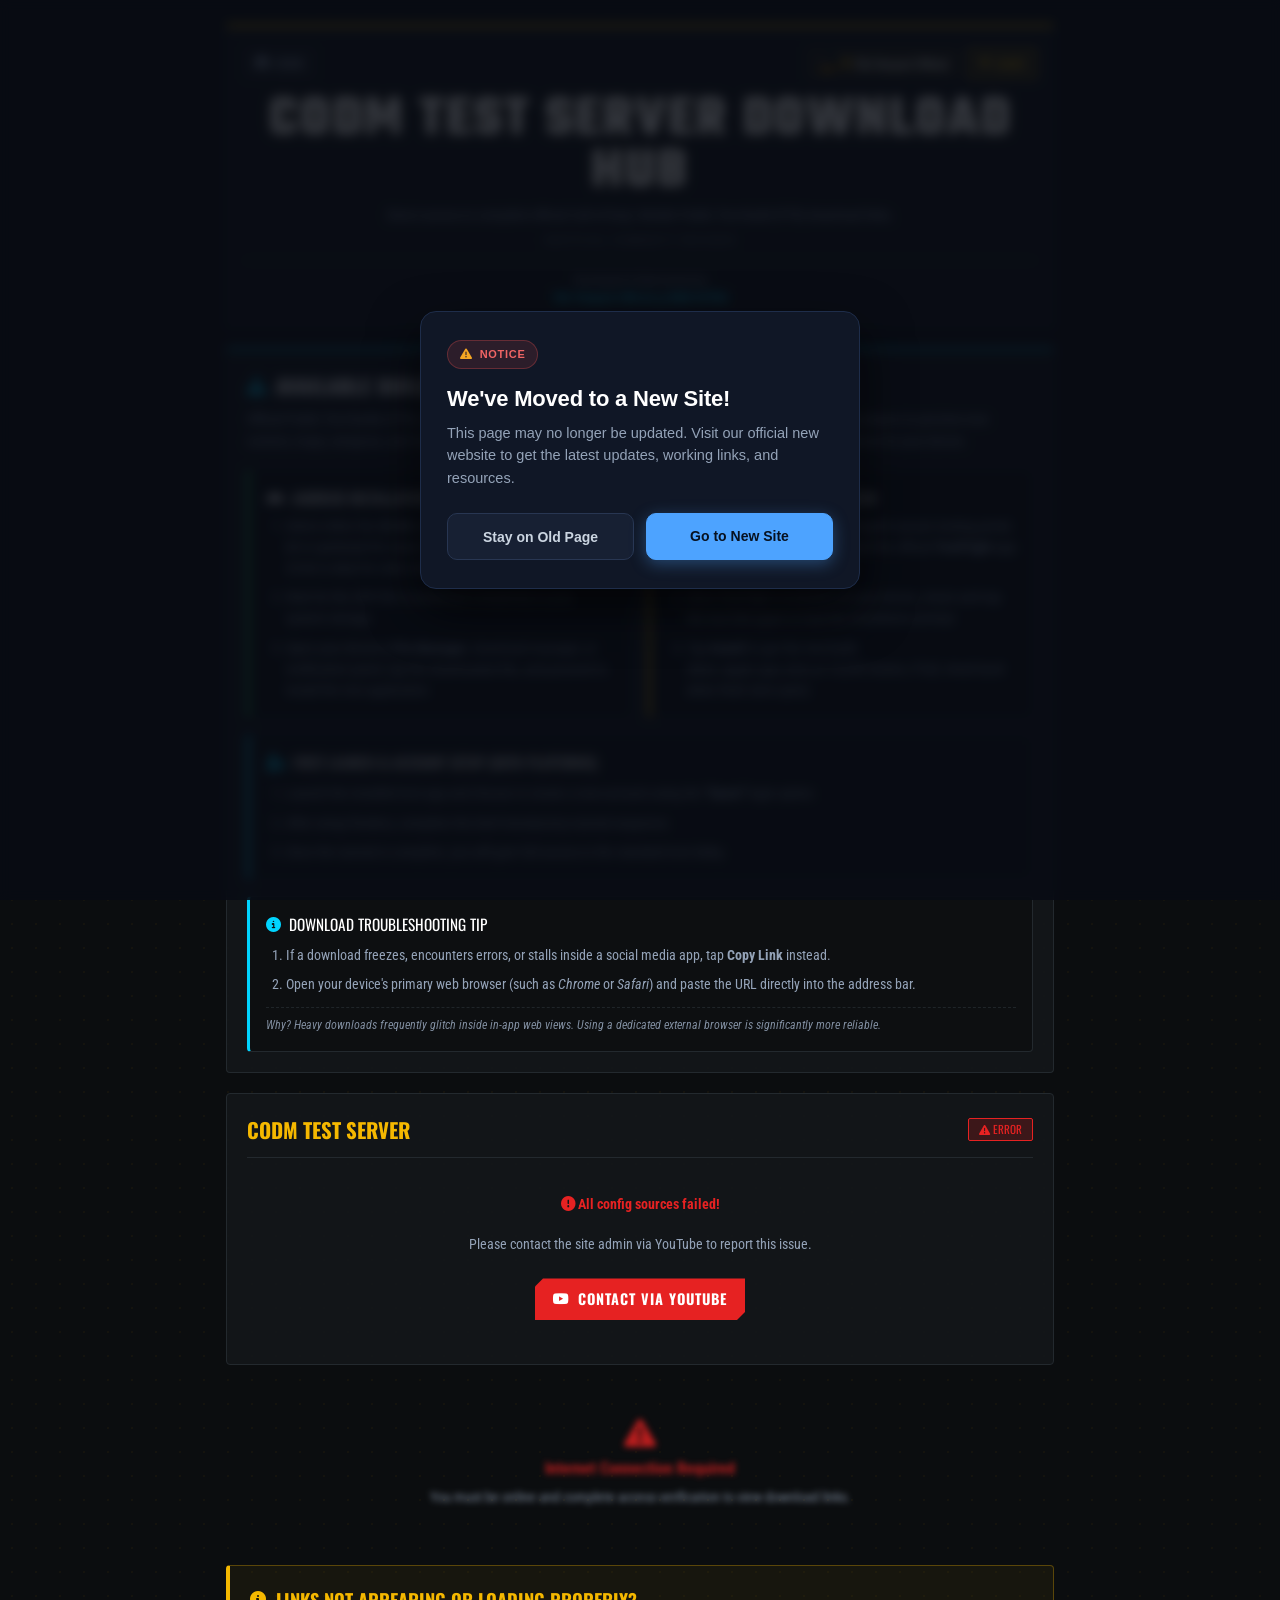
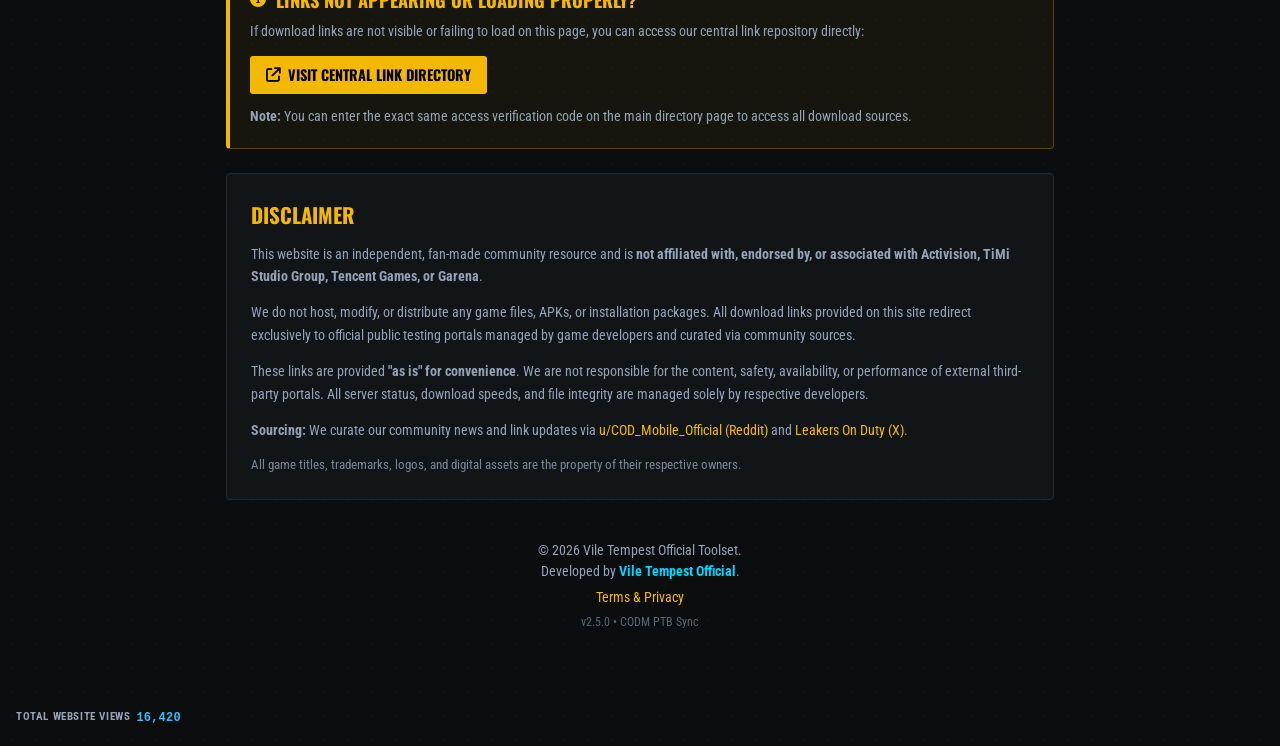
<file: pages/codm-ptb-download/index.html>
<!doctype html>
<html lang="en">
  <head>
    <!-- Google tag (gtag.js) -->
    <script
      async
      src="https://www.googletagmanager.com/gtag/js?id=G-DPE4PDFBQ0"
    ></script>
    <script>
      window.dataLayer = window.dataLayer || [];
      function gtag() {
        dataLayer.push(arguments);
      }
      gtag("js", new Date());

      gtag("config", "G-DPE4PDFBQ0");
    </script>

    <meta charset="UTF-8" />
    <meta
      name="viewport"
      content="width=device-width, initial-scale=1.0, maximum-scale=5.0"
    />

    <title>CODM Public Test Server Hub — Vile Tempest Official</title>
    <meta
      name="title"
      content="CODM Public Test Server Hub — Vile Tempest Official"
    />
    <meta
      name="description"
      content="Access active official Call of Duty: Mobile Public Test Build (PTB) download links for Android and iOS devices."
    />
    <meta name="robots" content="index, follow" />
    <link
      rel="canonical"
      href="https://mob-extra.github.io/Vile-Tempest-Official/pages/codm-ptb-download/"
    />

    <!-- Favicons -->
    <link rel="icon" type="image/png" href="../../assets/img/favicon.png" />
    <link rel="apple-touch-icon" href="../../assets/img/favicon.png" />

    <!-- Open Graph / Facebook -->
    <meta property="og:type" content="website" />
    <meta
      property="og:url"
      content="https://mob-extra.github.io/Vile-Tempest-Official/pages/codm-ptb-download/"
    />
    <meta
      property="og:title"
      content="CODM Public Test Server Hub — Vile Tempest Official"
    />
    <meta
      property="og:description"
      content="Access active official Call of Duty: Mobile Public Test Build (PTB) download links for Android and iOS devices."
    />
    <meta
      property="og:image"
      content="https://mob-extra.github.io/Vile-Tempest-Official/assets/img/favicon.png"
    />

    <!-- Twitter -->
    <meta property="twitter:card" content="summary_large_image" />
    <meta
      property="twitter:title"
      content="CODM Public Test Server Hub — Vile Tempest Official"
    />
    <meta
      property="twitter:description"
      content="Access active official Call of Duty: Mobile Public Test Build (PTB) download links for Android and iOS devices."
    />
    <meta
      property="twitter:image"
      content="https://mob-extra.github.io/Vile-Tempest-Official/assets/img/favicon.png"
    />

    <!-- Schema.org Structured Data for SEO -->
    <script type="application/ld+json">
      {
        "@context": "https://schema.org",
        "@type": "SoftwareApplication",
        "name": "CODM Public Test Server Hub",
        "operatingSystem": "Android, iOS",
        "applicationCategory": "UtilitiesApplication",
        "description": "Access active official Call of Duty: Mobile Public Test Build (PTB) download links for Android and iOS.",
        "url": "https://mob-extra.github.io/Vile-Tempest-Official/pages/codm-ptb-download/",
        "publisher": {
          "@type": "Organization",
          "name": "Vile Tempest Official"
        }
      }
    </script>

    <!-- Fonts & Icons -->
    <link rel="preconnect" href="https://fonts.googleapis.com" />
    <link rel="preconnect" href="https://fonts.gstatic.com" crossorigin />
    <link
      href="https://fonts.googleapis.com/css2?family=Oswald:wght@500;700&family=Roboto+Condensed:wght@400;700&family=Teko:wght@600;700&display=swap"
      rel="stylesheet"
    />

    <link
      rel="stylesheet"
      href="https://cdnjs.cloudflare.com/ajax/libs/font-awesome/6.7.2/css/all.min.css"
      integrity="sha512-Evv84Mr4kqVGRNSgIGL/F/aIDqQb7xQ2vcrdIwxfjThSH8CSR7PBEakCr51Ck+w+/U6swU2Im1vVX0SVk9ABhg=="
      crossorigin="anonymous"
      referrerpolicy="no-referrer"
    />

    <link rel="stylesheet" href="assets/css/style.css" />
  </head>
  <body
    class="anti-select-body"
    id="pageBody"
    unselectable="on"
    onselectstart="return false;"
  >
    <div class="site-wrapper">
      <!-- CODM Tactical Header -->
      <header class="tactical-card hub-header">
        <div class="header-top">
          <a href="../../index.html" class="back-link">
            <i class="fa-solid fa-home"></i>
            <span>Home</span>
          </a>
          <div class="header-actions">
            <div class="brand-pill">
              <img
                src="assets/img/favicon.png"
                alt="Vile Tempest Official Logo"
                class="header-logo"
                onerror="this.style.display = 'none'"
              />
              <span class="status-pulse"></span>
              <span>Vile Tempest Official</span>
            </div>
            <button
              type="button"
              class="btn-share"
              id="shareBtn"
              onclick="shareHub()"
              title="Share Test Server Info"
            >
              <i class="fa-solid fa-share-nodes"></i>
              <span>Share</span>
            </button>
          </div>
        </div>

        <h1 class="hero-title">CODM Test Server Download Hub</h1>
        <p class="hero-subtitle">
          Direct access to compiled official Call of Duty: Mobile Public Test
          Build (PTB) download links.
        </p>
        <p class="unofficial-badge">Unofficial Community Resource</p>
        <div class="credits-box">
          <span>Developed & Maintained by</span> <br />
          <a
            href="https://www.youtube.com/channel/UCbDtYZS08VvB6luAcyn08bQ"
            target="_blank"
            rel="noopener noreferrer"
            class="credits-link"
          >
            Vile Tempest Official @ MOB EXTRA
          </a>
        </div>
      </header>

      <main class="hub-main">
        <!-- AVAILABLE DOWNLOADS & PLATFORM NOTES -->
        <section class="available-downloads-card">
          <div class="section-title-row">
            <i class="fa-solid fa-download"></i>
            <h2>Available Build Packages & Installation Guide</h2>
          </div>

          <p class="download-intro">
            Official Public Test Builds (PTB) are released periodically ahead of
            upcoming major seasons. These builds allow players to preview new
            content, maps, weapons, and features before they hit live global
            servers. Follow the step-by-step instructions below for your device.
          </p>

          <!-- Platform Instructions Grid -->
          <div class="platform-instructions-grid">
            <!-- Android Installation -->
            <div class="instruction-column android-instruction-box">
              <div class="note-header">
                <i class="fa-brands fa-android"></i>
                <span>Android Installation</span>
              </div>
              <ol class="instructions-list">
                <li>
                  Select either the <strong>32-bit</strong> or
                  <strong>64-bit</strong> download link.
                  <em
                    >(Note: 64-bit is optimized for newer, high-performance
                    hardware, while 32-bit is ideal for older devices).</em
                  >
                </li>
                <li>
                  Wait for the APK file to download completely to your system
                  storage.
                </li>
                <li>
                  Open your device's <strong>File Manager</strong>, download
                  manager, or notification panel, tap the downloaded file, and
                  proceed to install the test application.
                </li>
              </ol>
            </div>

            <!-- iOS Installation -->
            <div class="instruction-column ios-instruction-box">
              <div class="note-header">
                <i class="fa-brands fa-apple"></i>
                <span>iOS (TestFlight) Installation</span>
              </div>
              <ol class="instructions-list">
                <li>
                  Tap the TestFlight link to open Apple's secure testing portal.
                  If prompted, download and install the official
                  <strong>TestFlight</strong> app from the App Store.
                </li>
                <li>
                  Once TestFlight is installed on your device, return and tap
                  the test link again to load the installation prompt.
                </li>
                <li>
                  Tap <strong>Install</strong> to get the test build. <br /><em
                    >(Note: Apple caps slots at 10,000 testers; if full, check
                    back when fresh slots open).</em
                  >
                </li>
              </ol>
            </div>
          </div>

          <!-- First Launch & Account Setup -->
          <div class="download-instructions-box general-launch-box">
            <div class="instructions-header">
              <i class="fa-solid fa-user-shield"></i>
              <span>First Launch & Account Setup (Both Platforms)</span>
            </div>
            <ol class="instructions-list">
              <li>
                Launch the installed test app and choose to create a new account
                using the <strong>"Guest"</strong> login option.
              </li>
              <li>
                After setup finishes, complete the brief introductory tutorial
                sequence.
              </li>
              <li>
                Once the tutorial is complete, you will gain full access to the
                standard test lobby.
              </li>
            </ol>
          </div>

          <!-- Download Troubleshooting Tip -->
          <div class="download-instructions-box" style="margin-top: 1rem">
            <div class="instructions-header">
              <i class="fa-solid fa-circle-info"></i>
              <span>Download Troubleshooting Tip</span>
            </div>
            <ol class="instructions-list">
              <li>
                If a download freezes, encounters errors, or stalls inside a
                social media app, tap <strong>Copy Link</strong> instead.
              </li>
              <li>
                Open your device's primary web browser (such as
                <em>Chrome</em> or <em>Safari</em>) and paste the URL directly
                into the address bar.
              </li>
            </ol>
            <p class="instructions-why">
              Why? Heavy downloads frequently glitch inside in-app web views.
              Using a dedicated external browser is significantly more reliable.
            </p>
          </div>
        </section>

        <!-- 1. TEST SERVER INFO SECTION -->
        <section id="serverInfoContainer" class="server-status-card">
          <div class="loading-state">
            <i class="fa-solid fa-circle-notch fa-spin"></i>
            <p>Fetching server status...</p>
          </div>
        </section>

        <!-- 2. LINKS SECTION (BLURRED UNTIL VERIFIED) -->
        <section id="linksGridContainer" class="links-grid locked">
          <div class="loading-state">
            <i class="fa-solid fa-circle-notch fa-spin"></i>
            <p>Loading links...</p>
          </div>
        </section>

        <div id="verificationGatewayContainer"></div>

        <!-- 4. MAIN DIRECTORY FALLBACK SECTION -->
        <section class="fallback-site-card">
          <div class="fallback-header">
            <i class="fa-solid fa-circle-info"></i>
            <h3>Links Not Appearing or Loading Properly?</h3>
          </div>
          <p>
            If download links are not visible or failing to load on this page,
            you can access our central link repository directly:
          </p>
          <p class="main-site-link-wrapper">
            <a
              href="https://mob-extra.github.io/CODM.TestServer.DL.Link/index.html"
              target="_blank"
              rel="noopener noreferrer"
              class="main-site-btn"
            >
              <i class="fa-solid fa-arrow-up-right-from-square"></i>
              <span>Visit Central Link Directory</span>
            </a>
          </p>
          <p class="fallback-note">
            <strong>Note:</strong> You can enter the exact same access
            verification code on the main directory page to access all download
            sources.
          </p>
        </section>

        <!-- 5. DISCLAIMER SECTION -->
        <section class="disclaimer-card">
          <h2>Disclaimer</h2>
          <p>
            This website is an independent, fan-made community resource and is
            <strong
              >not affiliated with, endorsed by, or associated with Activision,
              TiMi Studio Group, Tencent Games, or Garena</strong
            >.
          </p>
          <p>
            We do not host, modify, or distribute any game files, APKs, or
            installation packages. All download links provided on this site
            redirect exclusively to official public testing portals managed by
            game developers and curated via community sources.
          </p>
          <p>
            These links are provided <strong>"as is" for convenience</strong>.
            We are not responsible for the content, safety, availability, or
            performance of external third-party portals. All server status,
            download speeds, and file integrity are managed solely by respective
            developers.
          </p>
          <p>
            <strong>Sourcing:</strong> We curate our community news and link
            updates via
            <a
              href="https://www.reddit.com/user/COD_Mobile_Official/submitted/?utm_source=share&utm_medium=mweb3x&utm_name=mweb3xcss&utm_term=1&utm_content=share_button"
              target="_blank"
              rel="noopener noreferrer"
              class="disclaimer-link"
              >u/COD_Mobile_Official (Reddit)</a
            >
            and
            <a
              href="https://x.com/LeakersOnDuty"
              target="_blank"
              rel="noopener noreferrer"
              class="disclaimer-link"
              >Leakers On Duty (X)</a
            >.
          </p>
          <p class="disclaimer-copyright">
            All game titles, trademarks, logos, and digital assets are the
            property of their respective owners.
          </p>
        </section>
      </main>

      <!-- Footer -->
      <footer class="hub-footer">
        <p>
          &copy; <span class="current-year">2026</span> Vile Tempest Official
          Toolset. <br />Developed by
          <a
            href="https://www.youtube.com/channel/UCbDtYZS08VvB6luAcyn08bQ"
            target="_blank"
            rel="noopener noreferrer"
            style="color: var(--accent-cyan, #38bdf8); text-decoration: none"
            ><strong>Vile Tempest Official</strong></a
          >.
        </p>
        <div class="footer-sub-links" style="margin-top: 6px">
          <a href="legal.html" class="legal-link">Terms & Privacy</a>
        </div>
        <span class="version-tag">v2.5.0 • CODM PTB Sync</span>
      </footer>
    </div>

    <div id="toast" class="toast-popup" role="status" aria-live="polite"></div>

    <!-- Notification Prompt Popup -->
    <div id="ptbNotificationPopup" class="ptb-popup-overlay">
      <div class="ptb-popup-card">
        <div class="ptb-popup-header">
          <i class="fa-regular fa-bell fa-swing"></i>
          <h3>CODM Public Test Build Alerts</h3>
        </div>
        <p class="ptb-popup-text">
          Would you like to receive notifications every time CODM releases new
          public test builds? <br />Visit the main PTB hub and allow
          notifications there to get instant alerts!
        </p>
        <div class="ptb-popup-buttons">
          <button
            type="button"
            id="btnMaybeLater"
            class="btn-tactical btn-popup-secondary"
          >
            Maybe Later
          </button>
          <button
            type="button"
            id="btnAllowNotif"
            class="btn-tactical btn-popup-primary"
          >
            Go to Main Hub & Enable Alerts
          </button>
          <button
            type="button"
            id="btnClosePopup"
            class="btn-tactical btn-popup-close"
          >
            Done / Close
          </button>
        </div>
      </div>
    </div>

    <script src="../../assets/js/site-config.js"></script>
    <script src="assets/js/script.js"></script>
    <script src="../../assets/js/footer-year.js"></script>
    <script src="../../assets/js/outdated-notice.js"></script>
  </body>
</html>
</file>
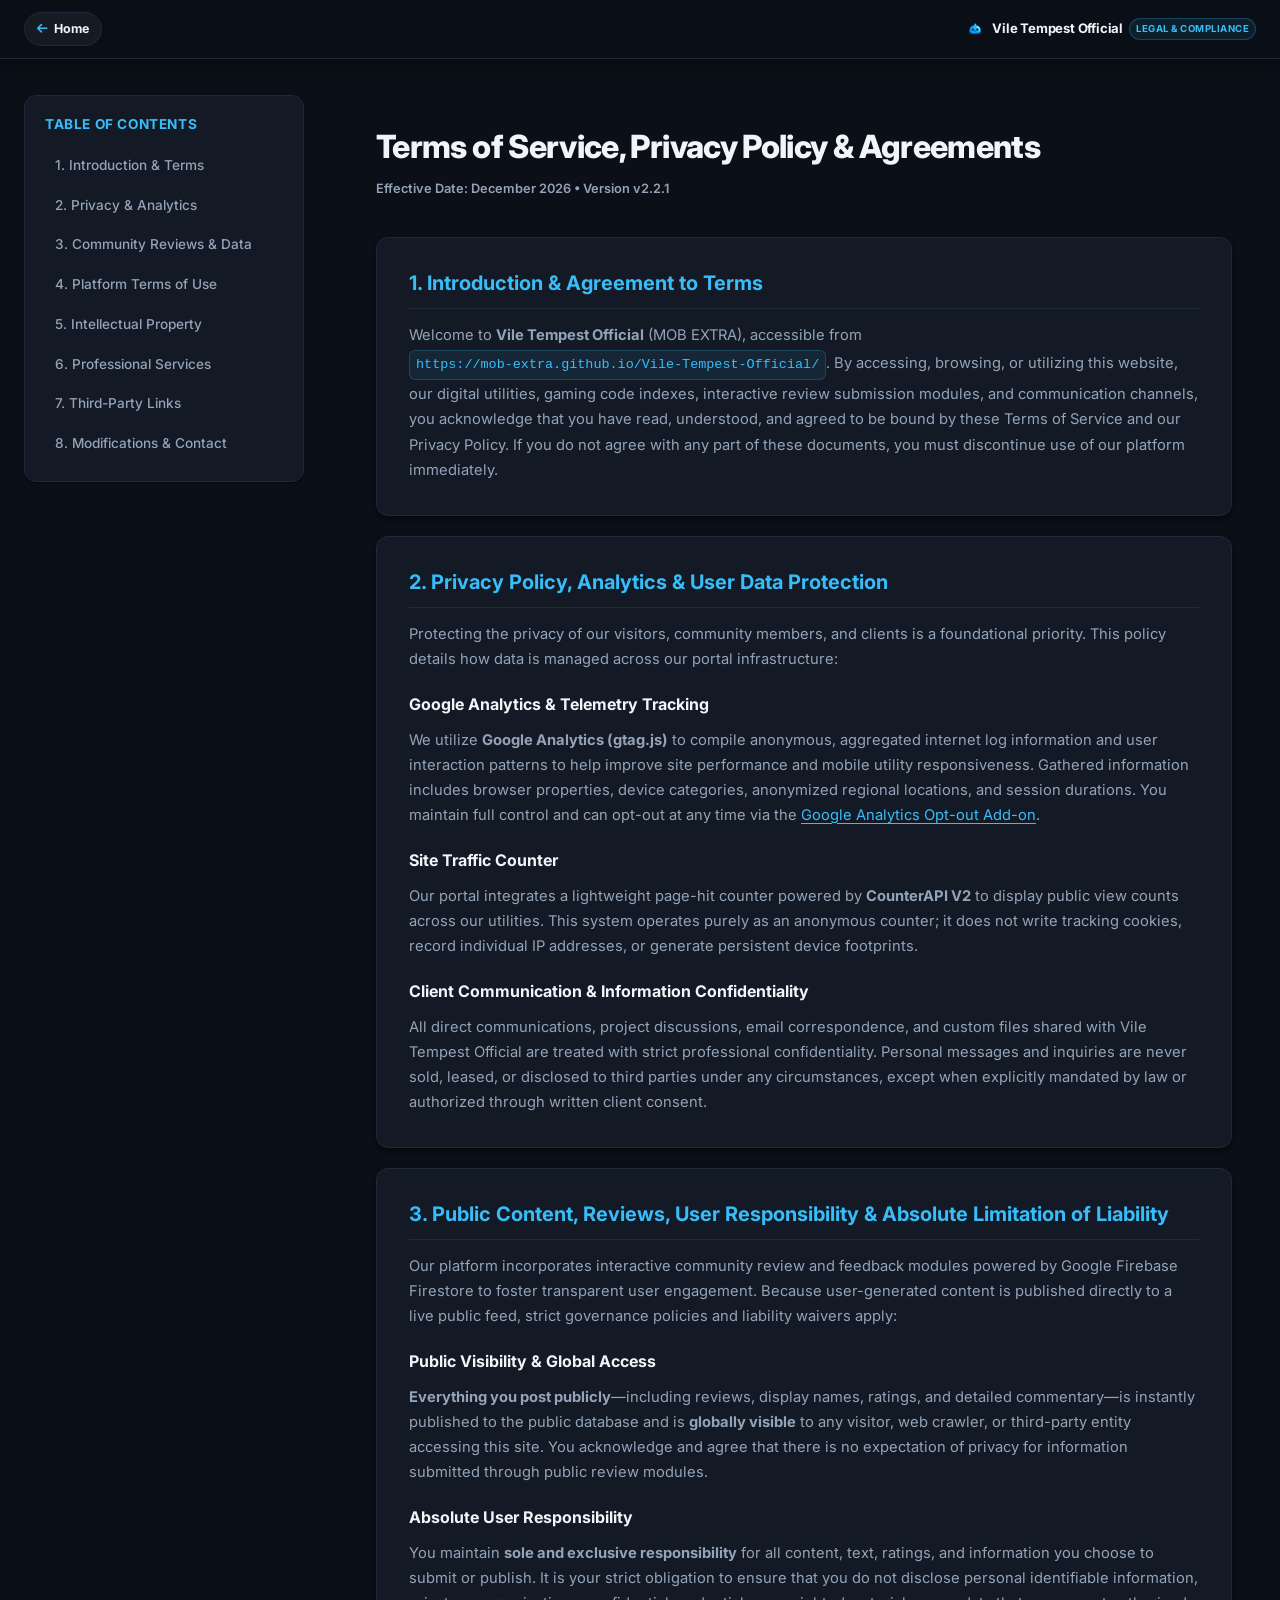
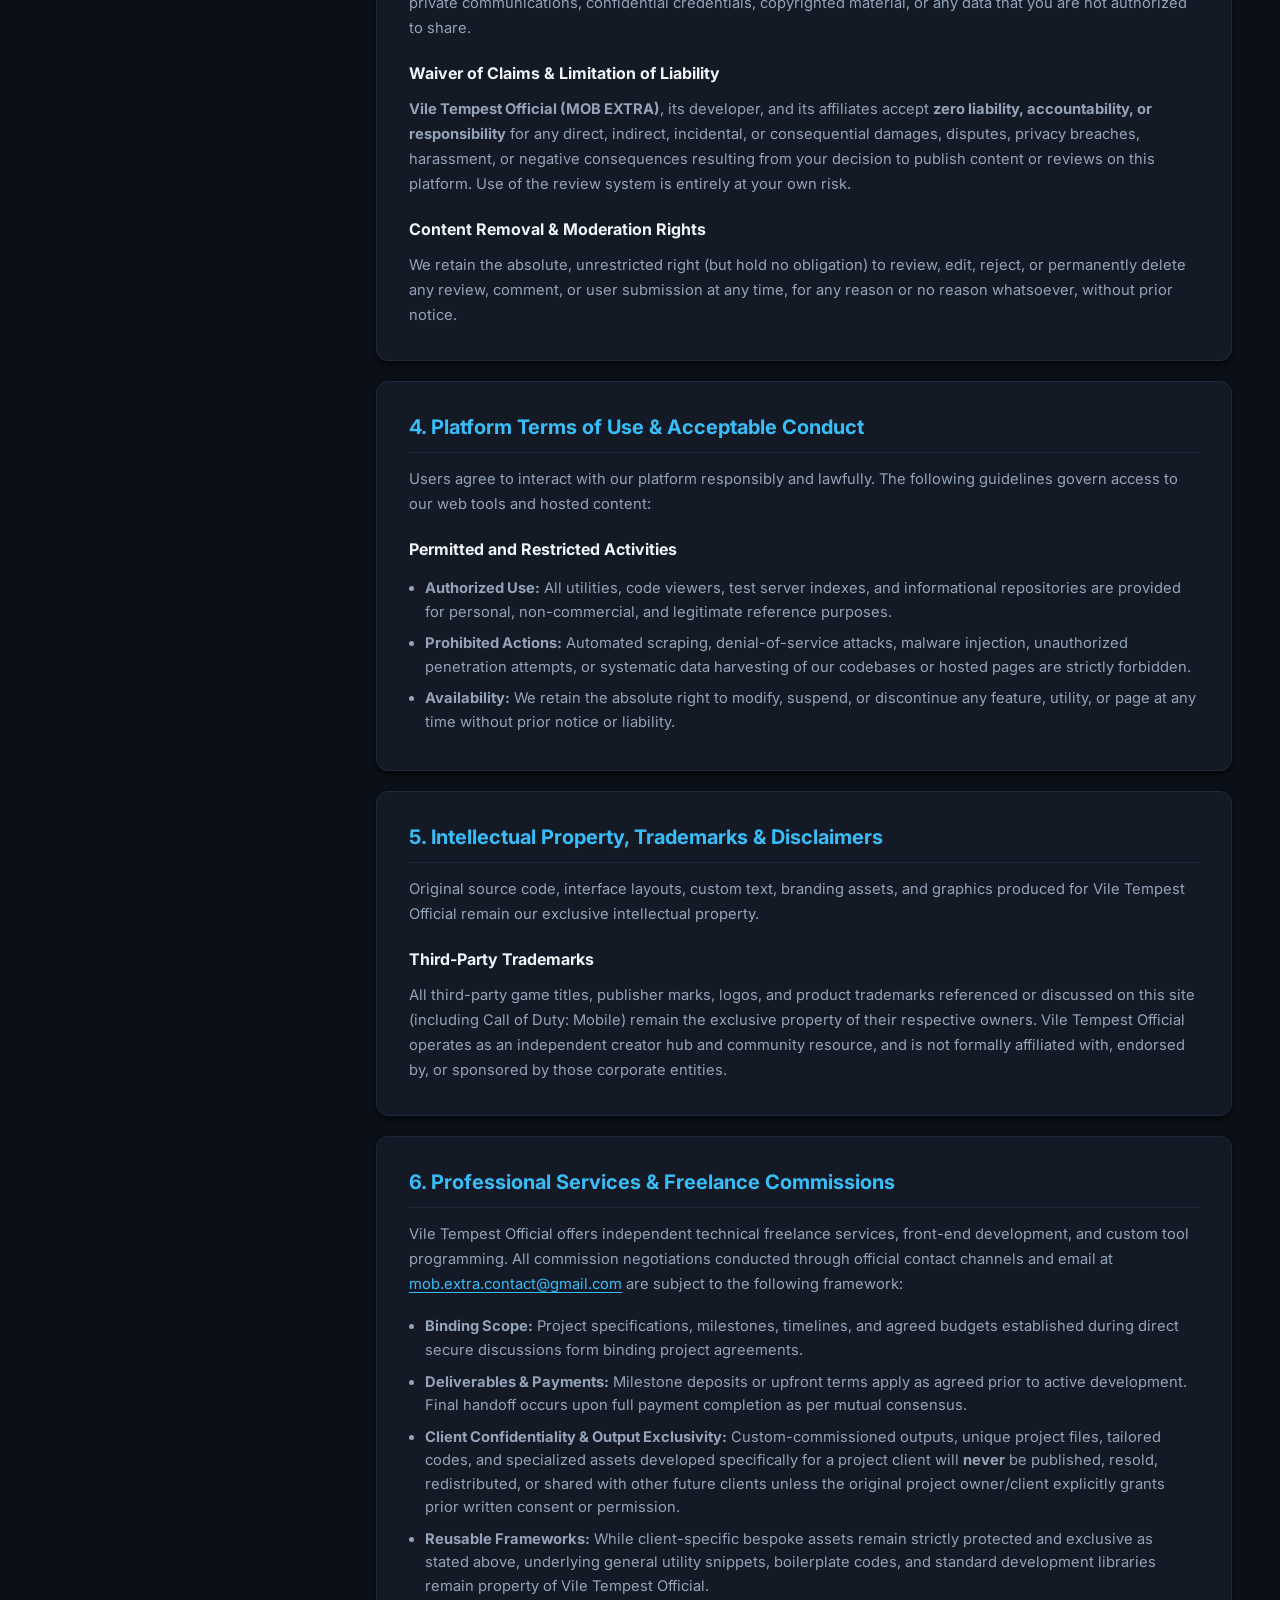
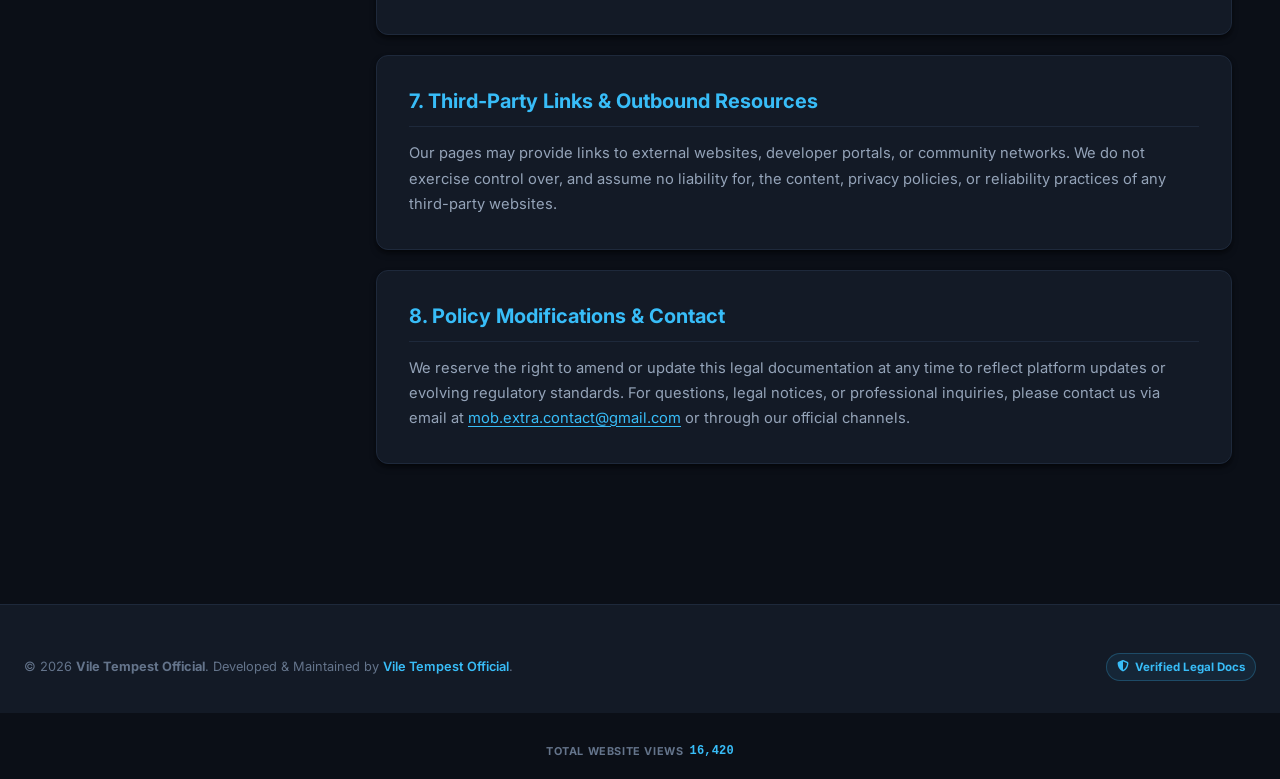
<file: legal.html>
<!doctype html>
<html lang="en">
  <head>
    <!-- Google tag (gtag.js) -->
    <script
      async
      src="https://www.googletagmanager.com/gtag/js?id=G-DPE4PDFBQ0"
    ></script>
    <script>
      window.dataLayer = window.dataLayer || [];
      function gtag() {
        dataLayer.push(arguments);
      }
      gtag("js", new Date());

      gtag("config", "G-DPE4PDFBQ0");
    </script>

    <meta charset="UTF-8" />
    <meta
      name="viewport"
      content="width=device-width, initial-scale=1.0, maximum-scale=5.0"
    />

    <!-- Core Primary Meta Tags & SEO -->
    <title>
      Terms of Service, Privacy Policy & Commission Agreements — Vile Tempest
      Official
    </title>
    <meta
      name="title"
      content="Terms of Service, Privacy Policy & Commission Agreements — Vile Tempest Official"
    />
    <meta
      name="description"
      content="Comprehensive legal documentation, Privacy Policy, Terms of Service, web utility usage guidelines, and freelance commission agreements for Vile Tempest Official and MOB EXTRA."
    />
    <meta
      name="keywords"
      content="Terms of Service, Privacy Policy, Commission Agreement, Freelance Terms, Vile Tempest Official, MOB EXTRA, legal notice"
    />
    <meta name="author" content="Vile Tempest Official" />
    <meta name="robots" content="index, follow" />
    <link
      rel="canonical"
      href="https://mob-extra.github.io/Vile-Tempest-Official/legal.html"
    />

    <!-- Mobile & Browser Theme Styling -->
    <meta name="theme-color" content="#0b0f17" />

    <!-- Favicon -->
    <link rel="icon" type="image/png" href="assets/img/favicon.png" />
    <link rel="apple-touch-icon" href="assets/img/favicon.png" />

    <!-- Fonts & Resource Hints -->
    <link rel="preconnect" href="https://fonts.googleapis.com" />
    <link rel="preconnect" href="https://fonts.gstatic.com" crossorigin />
    <link
      href="https://fonts.googleapis.com/css2?family=Plus+Jakarta+Sans:wght@400;500;600;700;800&display=swap"
      rel="stylesheet"
    />

    <!-- Stylesheets -->
    <link
      rel="stylesheet"
      href="https://cdnjs.cloudflare.com/ajax/libs/font-awesome/6.7.2/css/all.min.css"
      integrity="sha512-Evv84Mr4kqVGRNSgIGL/F/aIDqQb7xQ2vcrdIwxfjThSH8CSR7PBEakCr51Ck+w+/U6swU2Im1vVX0SVk9ABhg=="
      crossorigin="anonymous"
      referrerpolicy="no-referrer"
    />
    <link rel="stylesheet" href="assets/css/root.css" />
    <link rel="stylesheet" href="assets/css/legal.css" />
    <link rel="stylesheet" href="assets/css/footer.css" />
  </head>
  <body>
    <!-- Main Container -->
    <div class="site-container">
      <!-- Navigation Header -->
      <header class="legal-header">
        <div class="legal-header-inner">
          <a href="index.html" class="back-link">
            <i class="fa-solid fa-arrow-left"></i>
            <span>Home</span>
          </a>

          <div class="brand-badge">
            <div class="brand-info">
              <img
                src="assets/img/favicon.png"
                alt="Vile Tempest Official Logo"
                class="brand-logo"
                width="24"
                height="24"
              />
              <span class="brand-name">Vile Tempest Official</span>
            </div>
            <span class="status-pill">Legal & Compliance</span>
          </div>
        </div>
      </header>

      <!-- Main Layout Wrapper (Sidebar TOC + Document Reader) -->
      <div class="legal-layout-wrapper">
        <!-- Fixed Table of Contents Sidebar -->
        <aside class="legal-sidebar">
          <div class="sidebar-sticky-box">
            <h3 class="sidebar-title">Table of Contents</h3>
            <nav class="sidebar-nav">
              <a href="#section-1" class="sidebar-link"
                >1. Introduction & Terms</a
              >
              <a href="#section-2" class="sidebar-link"
                >2. Privacy & Analytics</a
              >
              <a href="#section-3" class="sidebar-link"
                >3. Community Reviews & Data</a
              >
              <a href="#section-4" class="sidebar-link"
                >4. Platform Terms of Use</a
              >
              <a href="#section-5" class="sidebar-link"
                >5. Intellectual Property</a
              >
              <a href="#section-6" class="sidebar-link"
                >6. Professional Services</a
              >
              <a href="#section-7" class="sidebar-link">7. Third-Party Links</a>
              <a href="#section-8" class="sidebar-link"
                >8. Modifications & Contact</a
              >
            </nav>
          </div>
        </aside>

        <!-- Main Document Body -->
        <main class="legal-content">
          <section class="legal-hero">
            <h1 class="legal-title">
              Terms of Service, Privacy Policy & Agreements
            </h1>
            <p class="legal-subtitle">
              Effective Date:
              <span class="config-effective-date">October 2026</span> • Version
              <span class="config-site-version"></span>
            </p>
          </section>

          <!-- Section 1: Introduction & Acceptance -->
          <article id="section-1" class="legal-card">
            <h2>1. Introduction & Agreement to Terms</h2>
            <p>
              Welcome to <strong>Vile Tempest Official</strong> (MOB EXTRA),
              accessible from
              <code>https://mob-extra.github.io/Vile-Tempest-Official/</code>.
              By accessing, browsing, or utilizing this website, our digital
              utilities, gaming code indexes, interactive review submission
              modules, and communication channels, you acknowledge that you have
              read, understood, and agreed to be bound by these Terms of Service
              and our Privacy Policy. If you do not agree with any part of these
              documents, you must discontinue use of our platform immediately.
            </p>
          </article>

          <!-- Section 2: Privacy Policy & Data Handling -->
          <article id="section-2" class="legal-card">
            <h2>2. Privacy Policy, Analytics & User Data Protection</h2>
            <p>
              Protecting the privacy of our visitors, community members, and
              clients is a foundational priority. This policy details how data
              is managed across our portal infrastructure:
            </p>

            <h3>Google Analytics & Telemetry Tracking</h3>
            <p>
              We utilize <strong>Google Analytics (gtag.js)</strong> to compile
              anonymous, aggregated internet log information and user
              interaction patterns to help improve site performance and mobile
              utility responsiveness. Gathered information includes browser
              properties, device categories, anonymized regional locations, and
              session durations. You maintain full control and can opt-out at
              any time via the
              <a
                href="https://tools.google.com/dlpage/gaoptout"
                target="_blank"
                rel="noopener noreferrer"
                >Google Analytics Opt-out Add-on</a
              >.
            </p>

            <h3>Site Traffic Counter</h3>
            <p>
              Our portal integrates a lightweight page-hit counter powered by
              <strong>CounterAPI V2</strong> to display public view counts
              across our utilities. This system operates purely as an anonymous
              counter; it does not write tracking cookies, record individual IP
              addresses, or generate persistent device footprints.
            </p>

            <h3>Client Communication & Information Confidentiality</h3>
            <p>
              All direct communications, project discussions, email
              correspondence, and custom files shared with Vile Tempest Official
              are treated with strict professional confidentiality. Personal
              messages and inquiries are never sold, leased, or disclosed to
              third parties under any circumstances, except when explicitly
              mandated by law or authorized through written client consent.
            </p>
          </article>

          <!-- Section 3: Public Content, Reviews & Limitation of Liability -->
          <article id="section-3" class="legal-card">
            <h2>
              3. Public Content, Reviews, User Responsibility & Absolute
              Limitation of Liability
            </h2>
            <p>
              Our platform incorporates interactive community review and
              feedback modules powered by Google Firebase Firestore to foster
              transparent user engagement. Because user-generated content is
              published directly to a live public feed, strict governance
              policies and liability waivers apply:
            </p>

            <h3>Public Visibility & Global Access</h3>
            <p>
              <strong>Everything you post publicly</strong>—including reviews,
              display names, ratings, and detailed commentary—is instantly
              published to the public database and is
              <strong>globally visible</strong> to any visitor, web crawler, or
              third-party entity accessing this site. You acknowledge and agree
              that there is no expectation of privacy for information submitted
              through public review modules.
            </p>

            <h3>Absolute User Responsibility</h3>
            <p>
              You maintain
              <strong>sole and exclusive responsibility</strong> for all
              content, text, ratings, and information you choose to submit or
              publish. It is your strict obligation to ensure that you do not
              disclose personal identifiable information, private
              communications, confidential credentials, copyrighted material, or
              any data that you are not authorized to share.
            </p>

            <h3>Waiver of Claims & Limitation of Liability</h3>
            <p>
              <strong>Vile Tempest Official (MOB EXTRA)</strong>, its developer,
              and its affiliates accept
              <strong>zero liability, accountability, or responsibility</strong>
              for any direct, indirect, incidental, or consequential damages,
              disputes, privacy breaches, harassment, or negative consequences
              resulting from your decision to publish content or reviews on this
              platform. Use of the review system is entirely at your own risk.
            </p>

            <h3>Content Removal & Moderation Rights</h3>
            <p>
              We retain the absolute, unrestricted right (but hold no
              obligation) to review, edit, reject, or permanently delete any
              review, comment, or user submission at any time, for any reason or
              no reason whatsoever, without prior notice.
            </p>
          </article>

          <!-- Section 4: Platform Terms of Use -->
          <article id="section-4" class="legal-card">
            <h2>4. Platform Terms of Use & Acceptable Conduct</h2>
            <p>
              Users agree to interact with our platform responsibly and
              lawfully. The following guidelines govern access to our web tools
              and hosted content:
            </p>

            <h3>Permitted and Restricted Activities</h3>
            <ul>
              <li>
                <strong>Authorized Use:</strong> All utilities, code viewers,
                test server indexes, and informational repositories are provided
                for personal, non-commercial, and legitimate reference purposes.
              </li>
              <li>
                <strong>Prohibited Actions:</strong> Automated scraping,
                denial-of-service attacks, malware injection, unauthorized
                penetration attempts, or systematic data harvesting of our
                codebases or hosted pages are strictly forbidden.
              </li>
              <li>
                <strong>Availability:</strong> We retain the absolute right to
                modify, suspend, or discontinue any feature, utility, or page at
                any time without prior notice or liability.
              </li>
            </ul>
          </article>

          <!-- Section 5: Intellectual Property & Disclaimers -->
          <article id="section-5" class="legal-card">
            <h2>5. Intellectual Property, Trademarks & Disclaimers</h2>
            <p>
              Original source code, interface layouts, custom text, branding
              assets, and graphics produced for Vile Tempest Official remain our
              exclusive intellectual property.
            </p>

            <h3>Third-Party Trademarks</h3>
            <p>
              All third-party game titles, publisher marks, logos, and product
              trademarks referenced or discussed on this site (including Call of
              Duty: Mobile) remain the exclusive property of their respective
              owners. Vile Tempest Official operates as an independent creator
              hub and community resource, and is not formally affiliated with,
              endorsed by, or sponsored by those corporate entities.
            </p>
          </article>

          <!-- Section 6: Professional Services & Commissions -->
          <article id="section-6" class="legal-card">
            <h2>6. Professional Services & Freelance Commissions</h2>
            <p>
              Vile Tempest Official offers independent technical freelance
              services, front-end development, and custom tool programming. All
              commission negotiations conducted through official contact
              channels and email at
              <a href="#" class="config-link-email config-email-text"></a>
              are subject to the following framework:
            </p>
            <ul>
              <li>
                <strong>Binding Scope:</strong> Project specifications,
                milestones, timelines, and agreed budgets established during
                direct secure discussions form binding project agreements.
              </li>
              <li>
                <strong>Deliverables & Payments:</strong> Milestone deposits or
                upfront terms apply as agreed prior to active development. Final
                handoff occurs upon full payment completion as per mutual
                consensus.
              </li>
              <li>
                <strong>Client Confidentiality & Output Exclusivity:</strong>
                Custom-commissioned outputs, unique project files, tailored
                codes, and specialized assets developed specifically for a
                project client will <strong>never</strong> be published, resold,
                redistributed, or shared with other future clients unless the
                original project owner/client explicitly grants prior written
                consent or permission.
              </li>
              <li>
                <strong>Reusable Frameworks:</strong> While client-specific
                bespoke assets remain strictly protected and exclusive as stated
                above, underlying general utility snippets, boilerplate codes,
                and standard development libraries remain property of Vile
                Tempest Official.
              </li>
            </ul>
          </article>

          <!-- Section 7: External Links -->
          <article id="section-7" class="legal-card">
            <h2>7. Third-Party Links & Outbound Resources</h2>
            <p>
              Our pages may provide links to external websites, developer
              portals, or community networks. We do not exercise control over,
              and assume no liability for, the content, privacy policies, or
              reliability practices of any third-party websites.
            </p>
          </article>

          <!-- Section 8: Updates & Contact Information -->
          <article id="section-8" class="legal-card">
            <h2>8. Policy Modifications & Contact</h2>
            <p>
              We reserve the right to amend or update this legal documentation
              at any time to reflect platform updates or evolving regulatory
              standards. For questions, legal notices, or professional
              inquiries, please contact us via email at
              <a href="#" class="config-link-email config-email-text"></a> or
              through our official channels.
            </p>
          </article>
        </main>
      </div>

      <!-- Footer -->
      <footer class="site-footer">
        <div
          class="footer-bottom"
          style="margin-top: 0; border-top: none; padding-top: 0"
        >
          <p class="footer-copyright">
            © <span class="config-copyright-year">2026</span>
            <strong class="config-brand-name">Vile Tempest Official</strong>.
            Developed & Maintained by
            <a
              href="#"
              class="config-link-yt"
              target="_blank"
              rel="noopener noreferrer"
              >Vile Tempest Official</a
            >.
          </p>
          <span class="footer-status-tag">
            <i class="fa-solid fa-shield-halved"></i> Verified Legal Docs
          </span>
        </div>
      </footer>
    </div>

    <!-- Scripts -->
    <script src="assets/js/site-config.js"></script>
  </body>
</html>
</file>
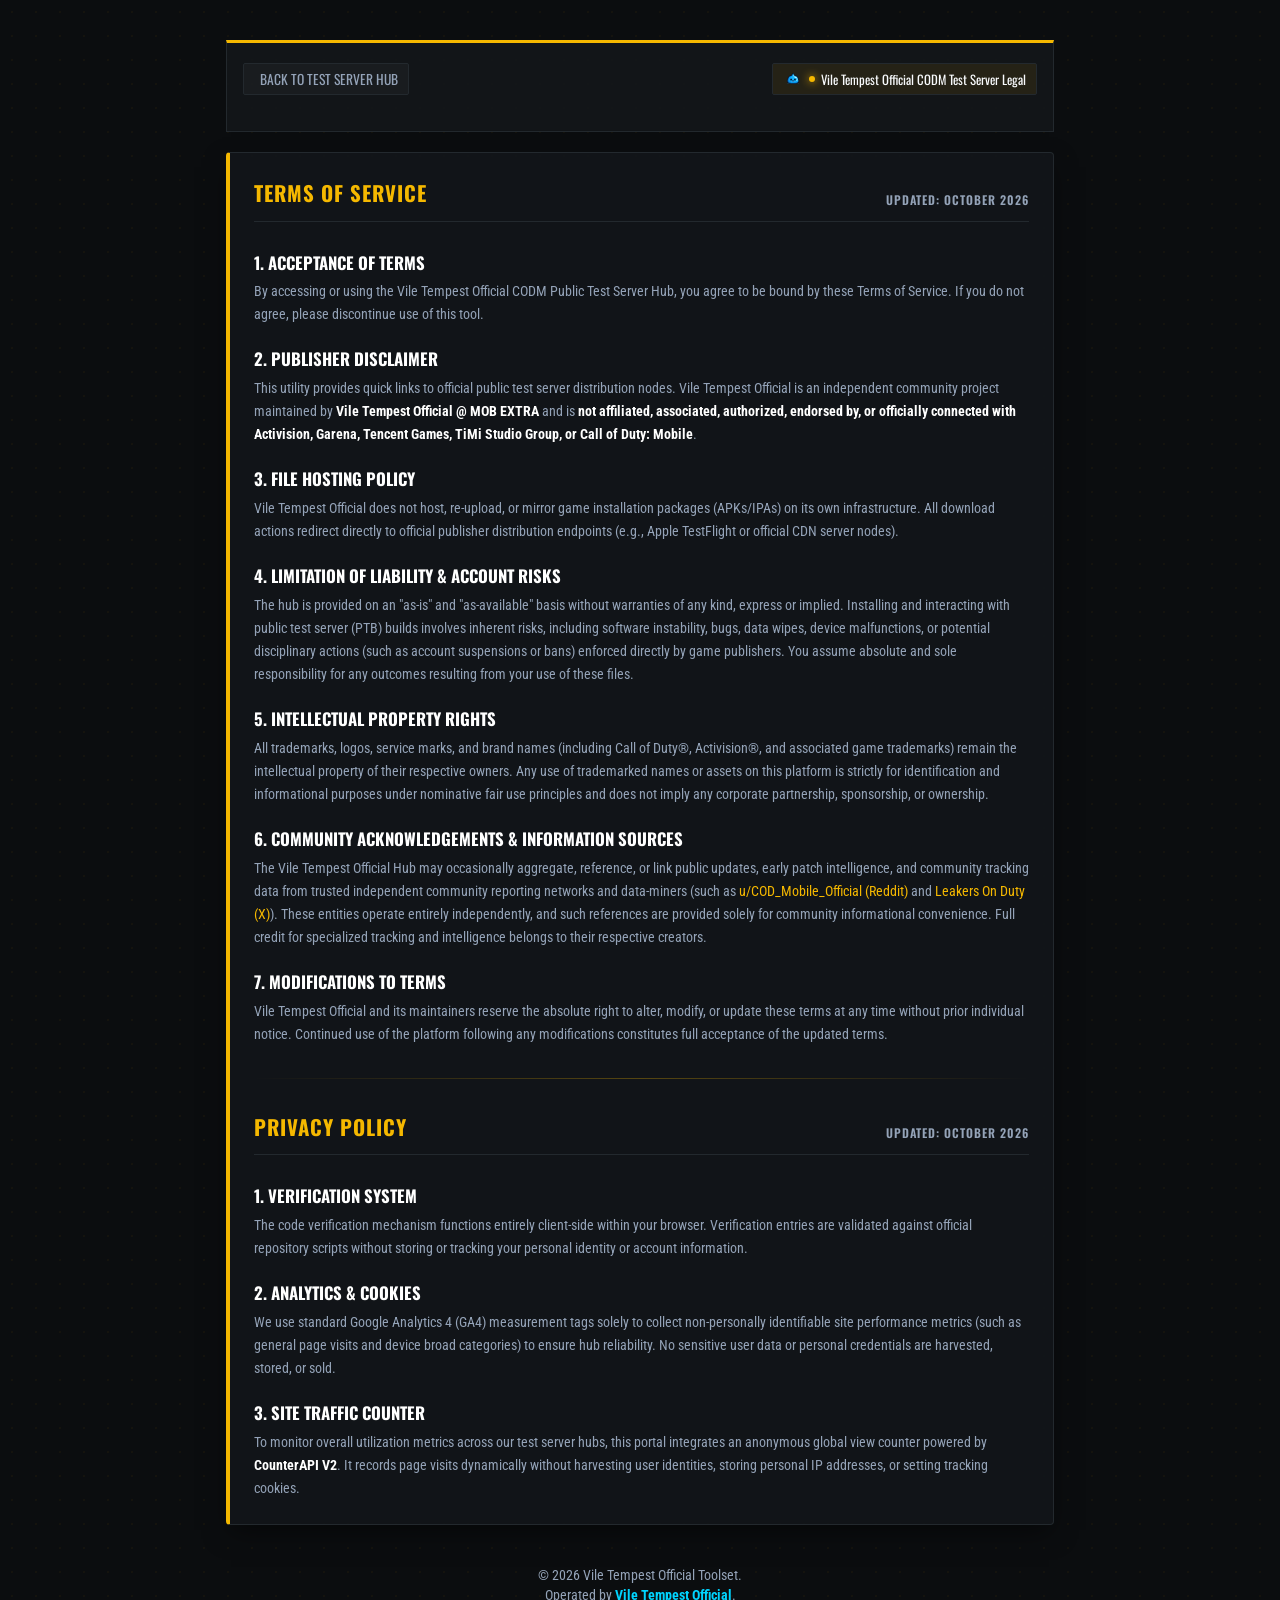
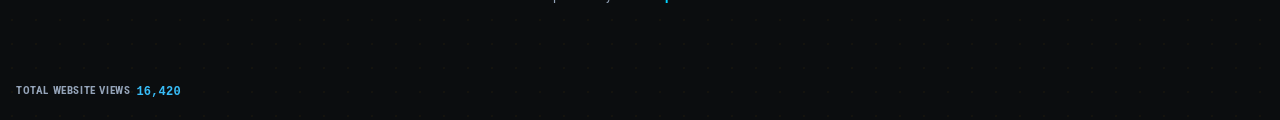
<file: pages/codm-ptb-download/legal.html>
<!doctype html>
<html lang="en">
  <head>
    <!-- Google tag (gtag.js) -->
    <script
      async
      src="https://www.googletagmanager.com/gtag/js?id=G-DPE4PDFBQ0"
    ></script>
    <script>
      window.dataLayer = window.dataLayer || [];
      function gtag() {
        dataLayer.push(arguments);
      }
      gtag("js", new Date());

      gtag("config", "G-DPE4PDFBQ0");
    </script>

    <meta charset="UTF-8" />
    <meta name="viewport" content="width=device-width, initial-scale=1.0" />

    <title>
      Terms & Legal Disclaimer — CODM PTB Hub | Vile Tempest Official
    </title>

    <link rel="preconnect" href="https://fonts.googleapis.com" />
    <link rel="preconnect" href="https://fonts.gstatic.com" crossorigin />
    <link
      href="https://fonts.googleapis.com/css2?family=Oswald:wght@500;600;700&family=Roboto+Condensed:wght@400;700&family=Teko:wght@600;700&display=swap"
      rel="stylesheet"
    />

    <!-- Favicons -->
    <link rel="icon" type="image/png" href="../../assets/img/favicon.png" />
    <link rel="apple-touch-icon" href="../../assets/img/favicon.png" />

    <!-- Relative CSS Paths -->
    <link rel="stylesheet" href="assets/css/style.css" />
    <link rel="stylesheet" href="assets/css/legal.css" />
  </head>
  <body class="legal-page">
    <div class="site-wrapper">
      <header class="hub-header">
        <div class="header-top">
          <a href="index.html" class="back-link">
            <i class="fa-solid fa-arrow-left"></i>
            <span>Back to Test Server Hub</span>
          </a>
          <div class="brand-pill">
            <img
              src="../../assets/img/favicon.png"
              alt="Vile Tempest Official Logo"
              class="header-logo"
              onerror="this.style.display = 'none'"
            />
            <span class="status-pulse"></span>
            <span>Vile Tempest Official CODM Test Server Legal</span>
          </div>
        </div>
      </header>

      <main class="glass-card legal-card">
        <section class="legal-section">
          <div class="legal-header-row">
            <h1 class="legal-title">Terms of Service</h1>
            <span class="effective-date">Updated: October 2026</span>
          </div>

          <div class="legal-block">
            <h3>1. Acceptance of Terms</h3>
            <p>
              By accessing or using the Vile Tempest Official CODM Public Test
              Server Hub, you agree to be bound by these Terms of Service. If
              you do not agree, please discontinue use of this tool.
            </p>
          </div>

          <div class="legal-block">
            <h3>2. Publisher Disclaimer</h3>
            <p>
              This utility provides quick links to official public test server
              distribution nodes. Vile Tempest Official is an independent
              community project maintained by
              <strong>Vile Tempest Official @ MOB EXTRA</strong> and is
              <strong
                >not affiliated, associated, authorized, endorsed by, or
                officially connected with Activision, Garena, Tencent Games,
                TiMi Studio Group, or Call of Duty: Mobile</strong
              >.
            </p>
          </div>

          <div class="legal-block">
            <h3>3. File Hosting Policy</h3>
            <p>
              Vile Tempest Official does not host, re-upload, or mirror game
              installation packages (APKs/IPAs) on its own infrastructure. All
              download actions redirect directly to official publisher
              distribution endpoints (e.g., Apple TestFlight or official CDN
              server nodes).
            </p>
          </div>

          <div class="legal-block">
            <h3>4. Limitation of Liability & Account Risks</h3>
            <p>
              The hub is provided on an "as-is" and "as-available" basis without
              warranties of any kind, express or implied. Installing and
              interacting with public test server (PTB) builds involves inherent
              risks, including software instability, bugs, data wipes, device
              malfunctions, or potential disciplinary actions (such as account
              suspensions or bans) enforced directly by game publishers. You
              assume absolute and sole responsibility for any outcomes resulting
              from your use of these files.
            </p>
          </div>

          <div class="legal-block">
            <h3>5. Intellectual Property Rights</h3>
            <p>
              All trademarks, logos, service marks, and brand names (including
              Call of Duty®, Activision®, and associated game trademarks) remain
              the intellectual property of their respective owners. Any use of
              trademarked names or assets on this platform is strictly for
              identification and informational purposes under nominative fair
              use principles and does not imply any corporate partnership,
              sponsorship, or ownership.
            </p>
          </div>

          <div class="legal-block">
            <h3>6. Community Acknowledgements & Information Sources</h3>
            <p>
              The Vile Tempest Official Hub may occasionally aggregate,
              reference, or link public updates, early patch intelligence, and
              community tracking data from trusted independent community
              reporting networks and data-miners (such as
              <a
                href="https://www.reddit.com/user/COD_Mobile_Official/submitted/?utm_source=share&utm_medium=mweb3x&utm_name=mweb3xcss&utm_term=1&utm_content=share_button"
                target="_blank"
                rel="noopener noreferrer"
                class="disclaimer-link"
                >u/COD_Mobile_Official (Reddit)</a
              >
              and
              <a
                href="https://x.com/LeakersOnDuty"
                target="_blank"
                rel="noopener noreferrer"
                class="disclaimer-link"
                >Leakers On Duty (X)</a
              >). These entities operate entirely independently, and such
              references are provided solely for community informational
              convenience. Full credit for specialized tracking and intelligence
              belongs to their respective creators.
            </p>
          </div>

          <div class="legal-block">
            <h3>7. Modifications to Terms</h3>
            <p>
              Vile Tempest Official and its maintainers reserve the absolute
              right to alter, modify, or update these terms at any time without
              prior individual notice. Continued use of the platform following
              any modifications constitutes full acceptance of the updated
              terms.
            </p>
          </div>
        </section>

        <div class="legal-divider"></div>

        <section class="legal-section">
          <div class="legal-header-row">
            <h1 class="legal-title">Privacy Policy</h1>
            <span class="effective-date">Updated: October 2026</span>
          </div>

          <div class="legal-block">
            <h3>1. Verification System</h3>
            <p>
              The code verification mechanism functions entirely client-side
              within your browser. Verification entries are validated against
              official repository scripts without storing or tracking your
              personal identity or account information.
            </p>
          </div>

          <div class="legal-block">
            <h3>2. Analytics & Cookies</h3>
            <p>
              We use standard Google Analytics 4 (GA4) measurement tags solely
              to collect non-personally identifiable site performance metrics
              (such as general page visits and device broad categories) to
              ensure hub reliability. No sensitive user data or personal
              credentials are harvested, stored, or sold.
            </p>
          </div>

          <div class="legal-block">
            <h3>3. Site Traffic Counter</h3>
            <p>
              To monitor overall utilization metrics across our test server
              hubs, this portal integrates an anonymous global view counter
              powered by
              <strong>CounterAPI V2</strong>. It records page visits dynamically
              without harvesting user identities, storing personal IP addresses,
              or setting tracking cookies.
            </p>
          </div>
        </section>
      </main>

      <footer class="hub-footer">
        <p>
          &copy; <span class="current-year">2026</span> Vile Tempest Official
          Toolset. <br />Operated by
          <a
            href="https://www.youtube.com/channel/UCbDtYZS08VvB6luAcyn08bQ"
            target="_blank"
            rel="noopener noreferrer"
            style="color: var(--accent-cyan, #38bdf8); text-decoration: none"
            ><strong>Vile Tempest Official</strong></a
          >.
        </p>
      </footer>
    </div>

    <script src="../../assets/js/site-config.js"></script>
    <script src="../../assets/js/footer-year.js"></script>
  </body>
</html>
</file>
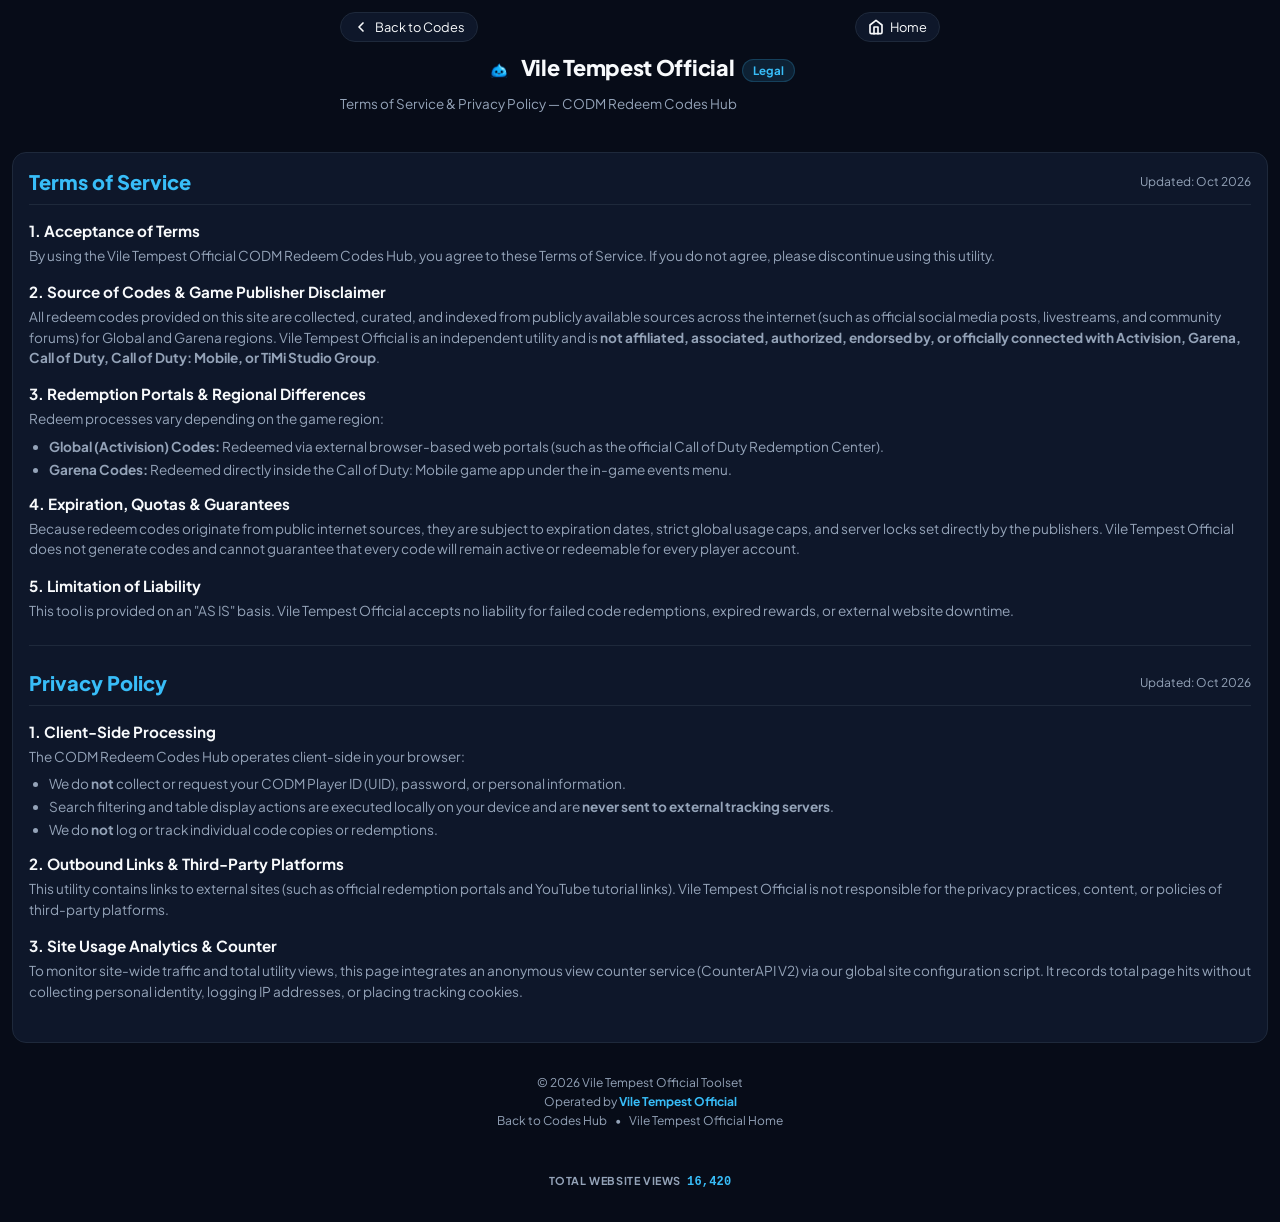
<file: pages/codm-redeem-codes/legal.html>
<!doctype html>
<html lang="en">
  <head>
    <meta charset="UTF-8" />
    <meta name="viewport" content="width=device-width, initial-scale=1.0" />
    <title>
      Terms & Privacy — CODM Redeem Codes Hub | Vile Tempest Official
    </title>

    <link rel="icon" type="image/png" href="../../assets/img/favicon.png" />
    <link rel="apple-touch-icon" href="../../assets/img/favicon.png" />

    <link rel="preconnect" href="https://fonts.googleapis.com" />
    <link rel="preconnect" href="https://fonts.gstatic.com" crossorigin />
    <link
      href="https://fonts.googleapis.com/css2?family=Plus+Jakarta+Sans:wght@400;500;600;700;800&display=swap"
      rel="stylesheet"
    />
    <link rel="stylesheet" href="assets/css/style.css" />
    <link rel="stylesheet" href="assets/css/legal.css" />
  </head>
  <body class="legal-page">
    <header class="app-header">
      <nav class="top-nav-bar">
        <a
          href="index.html"
          class="top-nav-btn"
          aria-label="Go to Redeem Codes Hub"
        >
          <svg
            width="16"
            height="16"
            viewBox="0 0 24 24"
            fill="none"
            stroke="currentColor"
            stroke-width="2.5"
            stroke-linecap="round"
            stroke-linejoin="round"
          >
            <polyline points="15 18 9 12 15 6"></polyline>
          </svg>
          <span>Back to Codes</span>
        </a>
        <a
          href="../../index.html"
          class="top-nav-btn"
          aria-label="Go to main index"
        >
          <svg
            width="16"
            height="16"
            viewBox="0 0 24 24"
            fill="none"
            stroke="currentColor"
            stroke-width="2.5"
            stroke-linecap="round"
            stroke-linejoin="round"
          >
            <path d="M3 9l9-7 9 7v11a2 2 0 0 1-2 2H5a2 2 0 0 1-2-2z"></path>
            <polyline points="9 22 9 12 15 12 15 22"></polyline>
          </svg>
          <span>Home</span>
        </a>
      </nav>

      <div class="brand-badge">
        <img
          src="../../assets/img/favicon.png"
          alt="Vile Tempest Official Logo"
          class="brand-logo"
          width="28"
          height="28"
        />
        <span class="brand-title">Vile Tempest Official</span>
        <span class="version-tag">Legal</span>
      </div>
      <p class="app-subtitle">
        Terms of Service & Privacy Policy — CODM Redeem Codes Hub
      </p>
    </header>

    <main class="app-card legal-card">
      <section class="legal-section">
        <div class="legal-header-row">
          <h1 class="legal-title">Terms of Service</h1>
          <span class="effective-date">Updated: Oct 2026</span>
        </div>

        <div class="legal-block">
          <h3>1. Acceptance of Terms</h3>
          <p>
            By using the Vile Tempest Official CODM Redeem Codes Hub, you agree
            to these Terms of Service. If you do not agree, please discontinue
            using this utility.
          </p>
        </div>

        <div class="legal-block">
          <h3>2. Source of Codes & Game Publisher Disclaimer</h3>
          <p>
            All redeem codes provided on this site are collected, curated, and
            indexed from publicly available sources across the internet (such as
            official social media posts, livestreams, and community forums) for
            Global and Garena regions. Vile Tempest Official is an independent
            utility and is
            <strong
              >not affiliated, associated, authorized, endorsed by, or
              officially connected with Activision, Garena, Call of Duty, Call
              of Duty: Mobile, or TiMi Studio Group</strong
            >.
          </p>
        </div>

        <div class="legal-block">
          <h3>3. Redemption Portals & Regional Differences</h3>
          <p>Redeem processes vary depending on the game region:</p>
          <ul class="legal-list">
            <li>
              <strong>Global (Activision) Codes:</strong> Redeemed via external
              browser-based web portals (such as the official Call of Duty
              Redemption Center).
            </li>
            <li>
              <strong>Garena Codes:</strong> Redeemed directly inside the Call
              of Duty: Mobile game app under the in-game events menu.
            </li>
          </ul>
        </div>

        <div class="legal-block">
          <h3>4. Expiration, Quotas & Guarantees</h3>
          <p>
            Because redeem codes originate from public internet sources, they
            are subject to expiration dates, strict global usage caps, and
            server locks set directly by the publishers. Vile Tempest Official
            does not generate codes and cannot guarantee that every code will
            remain active or redeemable for every player account.
          </p>
        </div>

        <div class="legal-block">
          <h3>5. Limitation of Liability</h3>
          <p>
            This tool is provided on an "AS IS" basis. Vile Tempest Official
            accepts no liability for failed code redemptions, expired rewards,
            or external website downtime.
          </p>
        </div>
      </section>

      <div class="legal-divider"></div>

      <section class="legal-section">
        <div class="legal-header-row">
          <h1 class="legal-title">Privacy Policy</h1>
          <span class="effective-date">Updated: Oct 2026</span>
        </div>

        <div class="legal-block">
          <h3>1. Client-Side Processing</h3>
          <p>The CODM Redeem Codes Hub operates client-side in your browser:</p>
          <ul class="legal-list">
            <li>
              We do <strong>not</strong> collect or request your CODM Player ID
              (UID), password, or personal information.
            </li>
            <li>
              Search filtering and table display actions are executed locally on
              your device and are
              <strong>never sent to external tracking servers</strong>.
            </li>
            <li>
              We do <strong>not</strong> log or track individual code copies or
              redemptions.
            </li>
          </ul>
        </div>

        <div class="legal-block">
          <h3>2. Outbound Links & Third-Party Platforms</h3>
          <p>
            This utility contains links to external sites (such as official
            redemption portals and YouTube tutorial links). Vile Tempest
            Official is not responsible for the privacy practices, content, or
            policies of third-party platforms.
          </p>
        </div>

        <div class="legal-block">
          <h3>3. Site Usage Analytics & Counter</h3>
          <p>
            To monitor site-wide traffic and total utility views, this page
            integrates an anonymous view counter service (CounterAPI V2) via our
            global site configuration script. It records total page hits without
            collecting personal identity, logging IP addresses, or placing
            tracking cookies.
          </p>
        </div>
      </section>
    </main>

    <footer class="app-footer">
      <p>
        &copy; <span class="current-year">2026</span> Vile Tempest Official
        Toolset
      </p>
      <div class="footer-powered">
        Operated by
        <a
          href="https://www.youtube.com/channel/UCbDtYZS08VvB6luAcyn08bQ"
          target="_blank"
          rel="noopener noreferrer"
          class="credit-link"
          ><strong>Vile Tempest Official</strong></a
        >
      </div>
      <div class="footer-links">
        <a href="index.html">Back to Codes Hub</a>
        <span class="dot">•</span>
        <a href="../../index.html">Vile Tempest Official Home</a>
      </div>
    </footer>

    <script src="../../assets/js/site-config.js"></script>
    <script src="../../assets/js/footer-year.js"></script>
  </body>
</html>
</file>
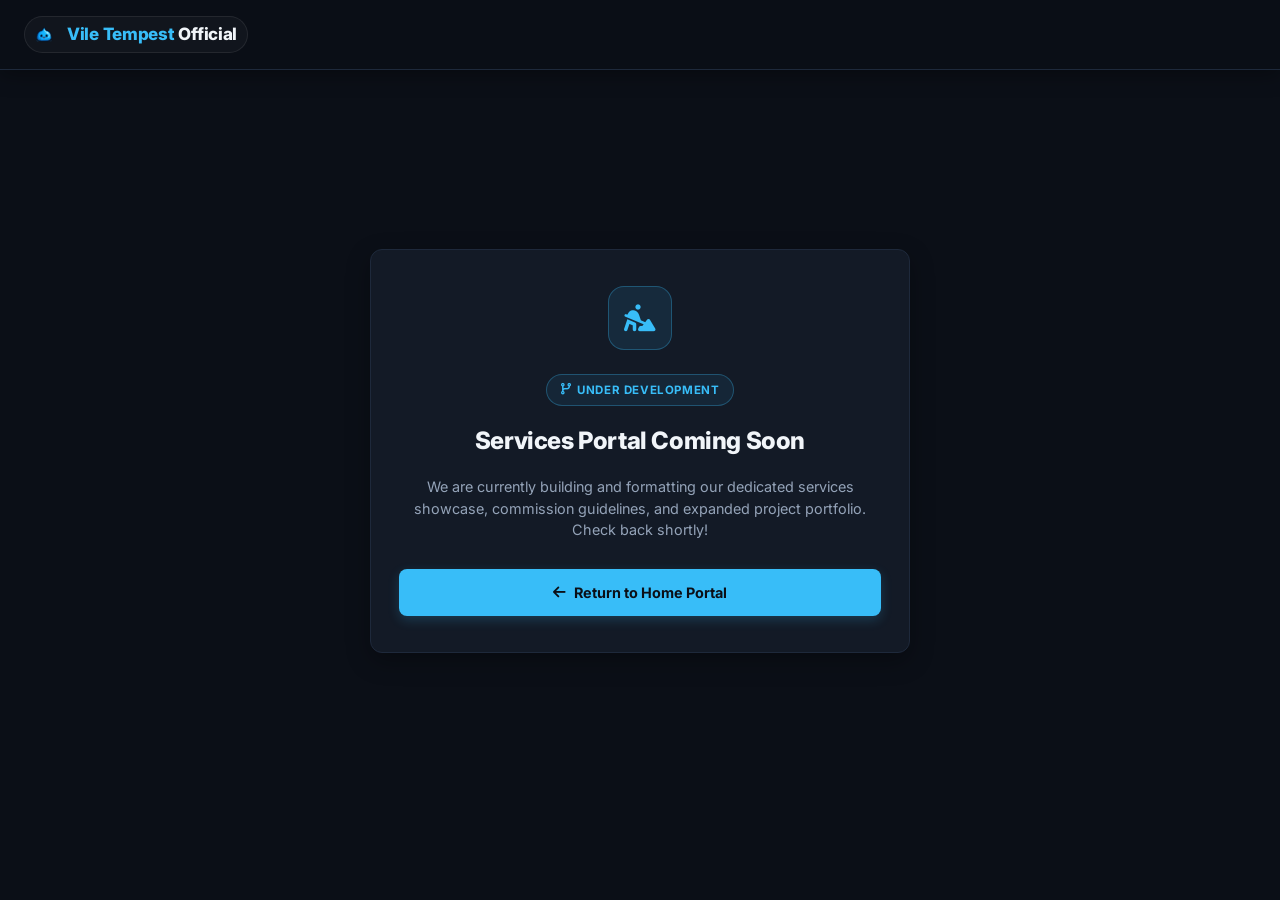
<file: pages/services/temp.html>
<!doctype html>
<html lang="en">
  <head>
    <meta charset="UTF-8" />
    <meta
      name="viewport"
      content="width=device-width, initial-scale=1.0, maximum-scale=5.0"
    />
    <title>Services Hub | Coming Soon - Vile Tempest Official</title>
    <meta name="robots" content="noindex, follow" />

    <!-- Mobile & Browser Theme Styling -->
    <meta name="theme-color" content="#0b0f17" />

    <!-- FontAwesome Icons -->
    <link
      rel="stylesheet"
      href="https://cdnjs.cloudflare.com/ajax/libs/font-awesome/6.7.2/css/all.min.css"
      integrity="sha512-Evv84Mr4kqVGRNSgIGL/F/aIDqQb7xQ2vcrdIwxfjThSH8CSR7PBEakCr51Ck+w+/U6swU2Im1vVX0SVk9ABhg=="
      crossorigin="anonymous"
      referrerpolicy="no-referrer"
    />

    <!-- Stylesheets (Relative path adjusted for pages/services/) -->
    <link rel="stylesheet" href="../../assets/css/root.css" />
    <link rel="stylesheet" href="../../assets/css/navigation.css" />
    <link rel="stylesheet" href="../../assets/css/main.css" />
    <link rel="stylesheet" href="../../assets/css/footer.css" />

    <style>
      .development-wrapper {
        min-height: 70vh;
        display: flex;
        align-items: center;
        justify-content: center;
        padding: 40px 16px;
      }
      .development-card {
        background: var(--bg-surface, #0f172a);
        border: 1px solid var(--border-subtle, rgba(255, 255, 255, 0.1));
        border-radius: var(--radius-lg, 12px);
        padding: 36px 28px;
        max-width: 540px;
        width: 100%;
        text-align: center;
        box-shadow: 0 8px 24px rgba(0, 0, 0, 0.3);
        display: flex;
        flex-direction: column;
        align-items: center;
        gap: 20px;
      }
      .development-icon-box {
        width: 64px;
        height: 64px;
        background: rgba(56, 189, 248, 0.1);
        border: 1px solid rgba(56, 189, 248, 0.3);
        border-radius: 16px;
        display: flex;
        align-items: center;
        justify-content: center;
        color: var(--accent-primary, #38bdf8);
        font-size: 28px;
        margin-bottom: 4px;
      }
      .development-status-pill {
        display: inline-flex;
        align-items: center;
        gap: 6px;
        padding: 6px 14px;
        background: rgba(56, 189, 248, 0.08);
        border: 1px solid rgba(56, 189, 248, 0.3);
        color: var(--accent-primary, #38bdf8);
        font-size: 0.72rem;
        font-weight: 700;
        letter-spacing: 0.6px;
        border-radius: var(--radius-full, 9999px);
        text-transform: uppercase;
      }
      .development-title {
        font-size: 1.5rem;
        font-weight: 800;
        color: var(--text-primary, #f8fafc);
        margin: 0;
        letter-spacing: -0.4px;
      }
      .development-desc {
        font-size: 0.9rem;
        color: var(--text-secondary, #94a3b8);
        line-height: 1.5;
        margin: 0;
      }
      .development-actions {
        display: flex;
        gap: 12px;
        width: 100%;
        margin-top: 8px;
      }
      .btn-home-return {
        flex: 1;
        display: inline-flex;
        align-items: center;
        justify-content: center;
        gap: 8px;
        background: var(--accent-primary, #38bdf8);
        color: #0b0f17;
        font-weight: 700;
        font-size: 0.9rem;
        padding: 12px 20px;
        border-radius: var(--radius-md, 8px);
        text-decoration: none;
        transition: all 0.2s ease;
        box-shadow: 0 4px 12px rgba(56, 189, 248, 0.2);
      }
      .btn-home-return:hover {
        opacity: 0.9;
        transform: translateY(-1px);
        box-shadow: 0 6px 16px rgba(56, 189, 248, 0.3);
      }
    </style>
  </head>
  <body>
    <!-- Site Header -->
    <header class="site-header">
      <div class="header-container">
        <a href="../../" class="site-name-link">
          <div class="site-brand-badge">
            <img
              src="../../assets/img/favicon.png"
              alt="Logo"
              class="header-brand-logo"
            />
            <div class="site-name">
              <span class="brand-accent">Vile Tempest</span>
              <span class="brand-suffix">Official</span>
            </div>
          </div>
        </a>
      </div>
    </header>

    <!-- Main Content Container -->
    <main class="main-content">
      <div class="development-wrapper">
        <div class="development-card">
          <div class="development-icon-box">
            <i class="fa-solid fa-person-digging"></i>
          </div>

          <span class="development-status-pill">
            <i class="fa-solid fa-code-branch"></i> Under Development
          </span>

          <h1 class="development-title">Services Portal Coming Soon</h1>

          <p class="development-desc">
            We are currently building and formatting our dedicated services
            showcase, commission guidelines, and expanded project portfolio.
            Check back shortly!
          </p>

          <div class="development-actions">
            <a href="../../" class="btn-home-return">
              <i class="fa-solid fa-arrow-left"></i>
              <span>Return to Home Portal</span>
            </a>
          </div>
        </div>
      </div>
    </main>
  </body>
</html>
</file>
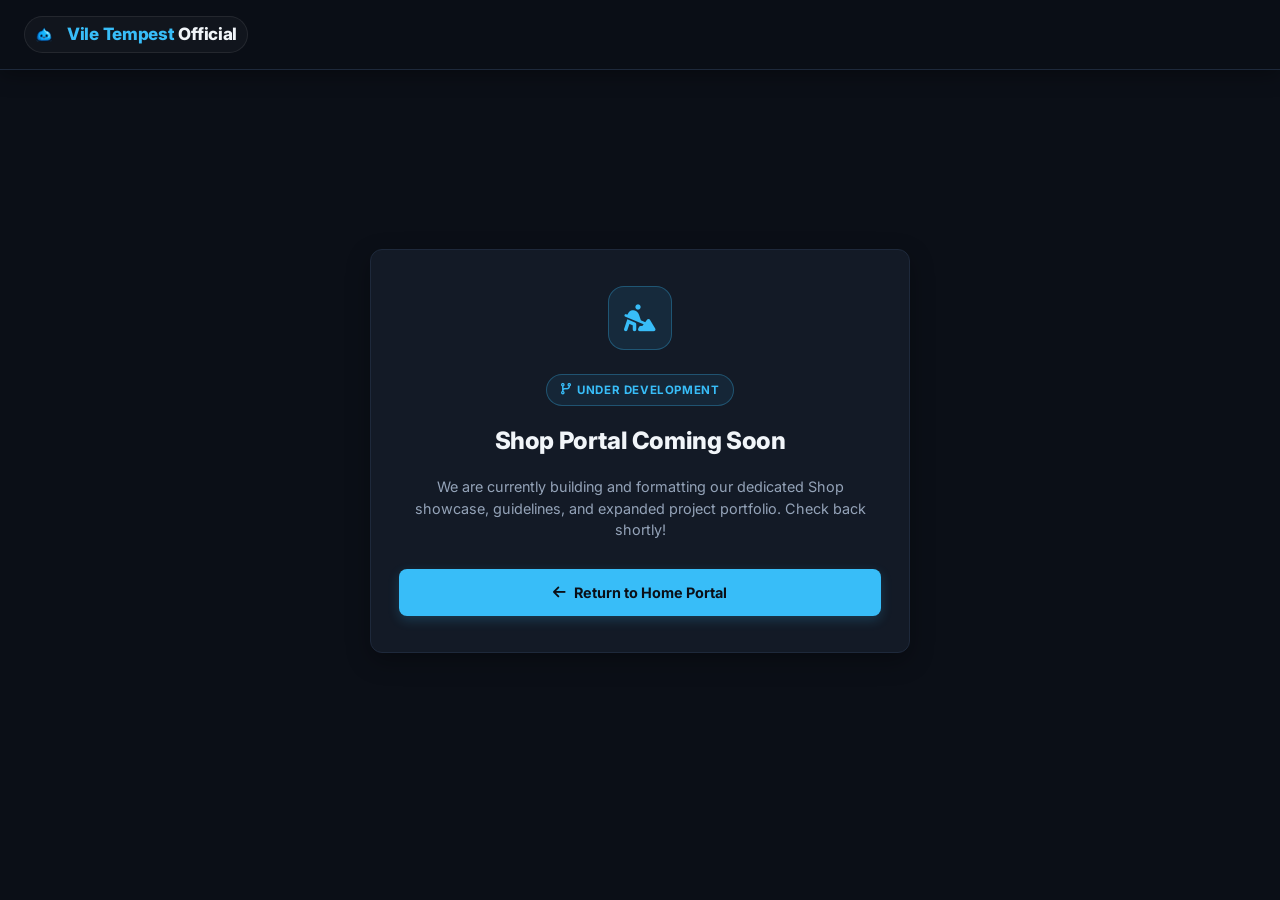
<file: pages/shop/temp.html>
<!doctype html>
<html lang="en">
  <head>
    <meta charset="UTF-8" />
    <meta
      name="viewport"
      content="width=device-width, initial-scale=1.0, maximum-scale=5.0"
    />
    <title>Shop Hub | Coming Soon - Vile Tempest Official</title>
    <meta name="robots" content="noindex, follow" />

    <!-- Mobile & Browser Theme Styling -->
    <meta name="theme-color" content="#0b0f17" />

    <!-- FontAwesome Icons -->
    <link
      rel="stylesheet"
      href="https://cdnjs.cloudflare.com/ajax/libs/font-awesome/6.7.2/css/all.min.css"
      integrity="sha512-Evv84Mr4kqVGRNSgIGL/F/aIDqQb7xQ2vcrdIwxfjThSH8CSR7PBEakCr51Ck+w+/U6swU2Im1vVX0SVk9ABhg=="
      crossorigin="anonymous"
      referrerpolicy="no-referrer"
    />

    <!-- Stylesheets (Relative path adjusted for pages/Shop/) -->
    <link rel="stylesheet" href="../../assets/css/root.css" />
    <link rel="stylesheet" href="../../assets/css/navigation.css" />
    <link rel="stylesheet" href="../../assets/css/main.css" />
    <link rel="stylesheet" href="../../assets/css/footer.css" />

    <style>
      .development-wrapper {
        min-height: 70vh;
        display: flex;
        align-items: center;
        justify-content: center;
        padding: 40px 16px;
      }
      .development-card {
        background: var(--bg-surface, #0f172a);
        border: 1px solid var(--border-subtle, rgba(255, 255, 255, 0.1));
        border-radius: var(--radius-lg, 12px);
        padding: 36px 28px;
        max-width: 540px;
        width: 100%;
        text-align: center;
        box-shadow: 0 8px 24px rgba(0, 0, 0, 0.3);
        display: flex;
        flex-direction: column;
        align-items: center;
        gap: 20px;
      }
      .development-icon-box {
        width: 64px;
        height: 64px;
        background: rgba(56, 189, 248, 0.1);
        border: 1px solid rgba(56, 189, 248, 0.3);
        border-radius: 16px;
        display: flex;
        align-items: center;
        justify-content: center;
        color: var(--accent-primary, #38bdf8);
        font-size: 28px;
        margin-bottom: 4px;
      }
      .development-status-pill {
        display: inline-flex;
        align-items: center;
        gap: 6px;
        padding: 6px 14px;
        background: rgba(56, 189, 248, 0.08);
        border: 1px solid rgba(56, 189, 248, 0.3);
        color: var(--accent-primary, #38bdf8);
        font-size: 0.72rem;
        font-weight: 700;
        letter-spacing: 0.6px;
        border-radius: var(--radius-full, 9999px);
        text-transform: uppercase;
      }
      .development-title {
        font-size: 1.5rem;
        font-weight: 800;
        color: var(--text-primary, #f8fafc);
        margin: 0;
        letter-spacing: -0.4px;
      }
      .development-desc {
        font-size: 0.9rem;
        color: var(--text-secondary, #94a3b8);
        line-height: 1.5;
        margin: 0;
      }
      .development-actions {
        display: flex;
        gap: 12px;
        width: 100%;
        margin-top: 8px;
      }
      .btn-home-return {
        flex: 1;
        display: inline-flex;
        align-items: center;
        justify-content: center;
        gap: 8px;
        background: var(--accent-primary, #38bdf8);
        color: #0b0f17;
        font-weight: 700;
        font-size: 0.9rem;
        padding: 12px 20px;
        border-radius: var(--radius-md, 8px);
        text-decoration: none;
        transition: all 0.2s ease;
        box-shadow: 0 4px 12px rgba(56, 189, 248, 0.2);
      }
      .btn-home-return:hover {
        opacity: 0.9;
        transform: translateY(-1px);
        box-shadow: 0 6px 16px rgba(56, 189, 248, 0.3);
      }
    </style>
  </head>
  <body>
    <!-- Site Header -->
    <header class="site-header">
      <div class="header-container">
        <a href="../../" class="site-name-link">
          <div class="site-brand-badge">
            <img
              src="../../assets/img/favicon.png"
              alt="Logo"
              class="header-brand-logo"
            />
            <div class="site-name">
              <span class="brand-accent">Vile Tempest</span>
              <span class="brand-suffix">Official</span>
            </div>
          </div>
        </a>
      </div>
    </header>

    <!-- Main Content Container -->
    <main class="main-content">
      <div class="development-wrapper">
        <div class="development-card">
          <div class="development-icon-box">
            <i class="fa-solid fa-person-digging"></i>
          </div>

          <span class="development-status-pill">
            <i class="fa-solid fa-code-branch"></i> Under Development
          </span>

          <h1 class="development-title">Shop Portal Coming Soon</h1>

          <p class="development-desc">
            We are currently building and formatting our dedicated Shop
            showcase, guidelines, and expanded project portfolio. Check back
            shortly!
          </p>

          <div class="development-actions">
            <a href="../../" class="btn-home-return">
              <i class="fa-solid fa-arrow-left"></i>
              <span>Return to Home Portal</span>
            </a>
          </div>
        </div>
      </div>
    </main>
  </body>
</html>
</file>
<file: pages/codm-ptb-download/assets/css/style.css>
/* ==========================================================================
   SLIMESPACE — CODM TEST SERVER HUB (TACTICAL STYLES)
   ========================================================================== */

:root {
  --codm-gold: #f5b800;
  --codm-gold-hover: #ffd000;
  --codm-red: #e62222;
  --codm-dark-bg: #0b0d0f;
  --codm-card-bg: rgba(19, 23, 26, 0.85);
  --codm-border: #23292e;
  --accent-cyan: #00d4ff;
  --text-main: #f8fafc;
  --text-muted: #94a3b8;
  --radius-sm: 4px;
  --transition-fast: 0.2s cubic-bezier(0.4, 0, 0.2, 1);
  --font-family: 'Roboto Condensed', sans-serif;
  --font-heading: 'Oswald', sans-serif;
  --font-title: 'Teko', sans-serif;
}

/* Reset & Base Setup */
*, *::before, *::after {
  box-sizing: border-box;
  margin: 0;
  padding: 0;
}

body {
  background-color: var(--codm-dark-bg);
  background-image: 
    radial-gradient(rgba(245, 184, 0, 0.04) 1px, transparent 0),
    linear-gradient(180deg, rgba(11, 13, 15, 0.88) 0%, rgba(11, 13, 15, 0.98) 100%);
  background-size: 24px 24px, 100% 100%;
  color: var(--text-main);
  font-family: var(--font-family);
  min-height: 100vh;
  line-height: 1.5;
  overflow-x: hidden;
  position: relative;
}

/* Cross-Device Anti-Select & Copy Safeguard */
.anti-select-body {
  -webkit-touch-callout: none !important;
  -webkit-user-select: none !important;
  -khtml-user-select: none !important;
  -moz-user-select: none !important;
  -ms-user-select: none !important;
  user-select: none !important;
}

.anti-select-body * {
  -webkit-touch-callout: none !important;
  -webkit-user-select: none !important;
  -khtml-user-select: none !important;
  -moz-user-select: none !important;
  -ms-user-select: none !important;
  user-select: none !important;
}

/* Re-enable input interactions for typing verification */
.anti-select-body input,
.anti-select-body button,
.anti-select-body label,
.anti-select-body input[type="checkbox"] {
  -webkit-user-select: text !important;
  -moz-user-select: text !important;
  -ms-user-select: text !important;
  user-select: text !important;
  pointer-events: auto !important;
}

.site-wrapper {
  position: relative;
  z-index: 1;
  max-width: 860px;
  margin: 0 auto;
  padding: 1.5rem 1rem 3rem 1rem;
}

/* Header Section */
.hub-header {
  margin-bottom: 1.25rem;
  border-top: 3px solid var(--codm-gold);
  border-left: 1px solid var(--codm-border);
  border-right: 1px solid var(--codm-border);
  border-bottom: 1px solid var(--codm-border);
  background: var(--codm-card-bg);
  text-align: center;
  padding: 1.25rem 1rem;
}

.header-top {
  display: flex;
  justify-content: space-between;
  align-items: center;
  gap: 8px;
  margin-bottom: 1rem;
  flex-wrap: wrap;
}

.back-link {
  display: inline-flex;
  align-items: center;
  gap: 6px;
  color: var(--text-muted);
  text-decoration: none;
  font-size: 0.85rem;
  font-family: var(--font-heading);
  text-transform: uppercase;
  transition: color var(--transition-fast);
  background: rgba(255, 255, 255, 0.03);
  border: 1px solid var(--codm-border);
  padding: 5px 10px;
  border-radius: 2px;
}

.back-link:hover {
  color: var(--codm-gold);
  border-color: rgba(245, 184, 0, 0.4);
}

/* Header Actions & Share Button Group */
.header-actions {
  display: flex;
  align-items: center;
  gap: 8px;
  flex-wrap: wrap;
}

.btn-share {
  display: inline-flex;
  align-items: center;
  gap: 6px;
  background: rgba(245, 184, 0, 0.12);
  border: 1px solid var(--codm-gold);
  color: var(--codm-gold);
  padding: 5px 10px;
  border-radius: 2px;
  font-family: var(--font-heading);
  font-size: 0.8rem;
  text-transform: uppercase;
  cursor: pointer;
  transition: all var(--transition-fast);
}

.btn-share:hover {
  background: var(--codm-gold);
  color: #000;
}

.brand-pill {
  display: inline-flex;
  align-items: center;
  gap: 6px;
  background: rgba(245, 184, 0, 0.08);
  border: 1px solid var(--codm-border);
  padding: 5px 10px;
  border-radius: 2px;
  font-family: var(--font-heading);
  font-size: 0.8rem;
  color: var(--text-main);
}

.header-logo {
  width: 20px;
  height: 20px;
  object-fit: contain;
  border-radius: 2px;
}

.status-pulse {
  width: 6px;
  height: 6px;
  background-color: var(--codm-gold);
  border-radius: 50%;
  box-shadow: 0 0 8px var(--codm-gold);
}

.hero-title {
  font-family: var(--font-title);
  font-size: clamp(2.3rem, 6.5vw, 3.6rem);
  text-transform: uppercase;
  line-height: 0.9;
  letter-spacing: 2px;
  color: #fff;
  text-shadow: 0 0 10px rgba(245, 184, 0, 0.2);
  margin-bottom: 0.4rem;
}

.hero-subtitle {
  color: var(--text-muted);
  font-size: 0.9rem;
  max-width: 680px;
  margin: 0 auto 0.4rem auto;
}

.unofficial-badge {
  font-size: 0.7rem;
  color: var(--text-muted);
  opacity: 0.7;
  letter-spacing: 1px;
  text-transform: uppercase;
}

.credits-box {
  font-size: 0.75rem;
  color: var(--text-muted);
  border-top: 1px solid var(--codm-border);
  padding-top: 10px;
  margin-top: 10px;
}

.credits-link {
  color: var(--accent-cyan);
  text-decoration: none;
  font-weight: 600;
}

/* Available Downloads Section */
.available-downloads-card {
  background: var(--codm-card-bg);
  border: 1px solid var(--codm-border);
  border-top: 2px solid var(--accent-cyan);
  border-radius: 4px;
  padding: 1.25rem;
  margin-bottom: 1.25rem;
}

.section-title-row {
  display: flex;
  align-items: center;
  gap: 10px;
  color: var(--accent-cyan);
  margin-bottom: 0.5rem;
}

.section-title-row i {
  font-size: 1.2rem;
}

.section-title-row h2 {
  font-family: var(--font-heading);
  font-size: 1.3rem;
  text-transform: uppercase;
  letter-spacing: 1px;
  color: #fff;
}

.download-intro {
  font-size: 0.9rem;
  color: var(--text-muted);
  margin-bottom: 1rem;
}

.platform-notes-grid {
  display: grid;
  grid-template-columns: repeat(auto-fit, minmax(250px, 1fr));
  gap: 0.85rem;
}

.note-box {
  background: rgba(0, 0, 0, 0.4);
  border: 1px solid var(--codm-border);
  border-radius: 4px;
  padding: 0.85rem 1rem;
}

.note-box.ios-note {
  border-left: 3px solid var(--codm-gold);
}

.note-box.android-note {
  border-left: 3px solid #22c55e;
}

.note-header {
  display: flex;
  align-items: center;
  gap: 8px;
  font-family: var(--font-heading);
  font-size: 1rem;
  color: #fff;
  margin-bottom: 0.4rem;
  text-transform: uppercase;
}

.note-box p {
  font-size: 0.85rem;
  color: var(--text-muted);
  line-height: 1.4;
}

/* Platform Instructions Grid Layout */
.platform-instructions-grid {
  display: grid;
  grid-template-columns: repeat(auto-fit, minmax(280px, 1fr));
  gap: 1rem;
  margin-bottom: 1rem;
}

.instruction-column {
  background: rgba(0, 0, 0, 0.4);
  border: 1px solid var(--codm-border);
  border-radius: 4px;
  padding: 1rem;
}

.instruction-column.android-instruction-box {
  border-left: 3px solid #22c55e;
}

.instruction-column.ios-instruction-box {
  border-left: 3px solid var(--codm-gold);
}

.general-launch-box {
  border-left-color: var(--accent-cyan) !important;
}

/* Download Instructions Box Styles */
.download-instructions-box {
  background: rgba(0, 0, 0, 0.3);
  border: 1px solid var(--codm-border);
  border-left: 3px solid var(--accent-cyan);
  padding: 1rem;
  border-radius: 4px;
  margin-top: 1rem;
}

.instructions-header {
  font-family: var(--font-heading);
  font-size: 0.955rem;
  color: #fff;
  text-transform: uppercase;
  margin-bottom: 0.6rem;
  display: flex;
  align-items: center;
  gap: 8px;
}

.instructions-header i {
  color: var(--accent-cyan);
}

.instructions-list {
  margin: 0;
  padding-left: 1.25rem;
  font-size: 0.88rem;
  color: var(--text-muted);
  line-height: 1.5;
  display: flex;
  flex-direction: column;
  gap: 0.5rem;
}

.instructions-why {
  font-size: 0.78rem;
  font-style: italic;
  color: var(--text-muted);
  opacity: 0.85;
  margin-top: 0.75rem;
  margin-bottom: 0;
  border-top: 1px dashed var(--codm-border);
  padding-top: 0.5rem;
}

/* Tactical Glass Card */
.glass-card {
  background: var(--codm-card-bg);
  backdrop-filter: blur(12px);
  -webkit-backdrop-filter: blur(12px);
  border: 1px solid var(--codm-border);
  border-left: 4px solid var(--codm-gold);
  border-radius: 4px;
  padding: 1.5rem;
  margin-bottom: 1.5rem;
  box-shadow: 0 10px 25px -5px rgba(0,0,0,0.5);
}

.card-badge-header {
  display: flex;
  align-items: center;
  gap: 14px;
  margin-bottom: 1.25rem;
  padding-bottom: 1rem;
  border-bottom: 1px solid var(--codm-border);
}

.icon-box {
  width: 44px;
  height: 44px;
  border-radius: 4px;
  display: flex;
  align-items: center;
  justify-content: center;
  font-size: 1.2rem;
  background: rgba(245, 184, 0, 0.1);
  color: var(--codm-gold);
  border: 1px solid var(--codm-gold);
}

.card-badge-header h2 {
  font-family: var(--font-heading);
  font-size: 1.3rem;
  text-transform: uppercase;
  letter-spacing: 1px;
}

.sub-text {
  font-size: 0.85rem;
  color: var(--text-muted);
}

/* Steps & Actions */
.verify-steps {
  display: flex;
  flex-direction: column;
  gap: 1.25rem;
}

.step-item {
  display: flex;
  gap: 14px;
}

.step-number {
  width: 32px;
  height: 32px;
  background: var(--codm-gold);
  color: #000;
  border-radius: 2px;
  display: flex;
  align-items: center;
  justify-content: center;
  font-family: var(--font-heading);
  font-weight: 700;
  font-size: 1rem;
  flex-shrink: 0;
}

.step-content p {
  font-size: 0.95rem;
  margin-bottom: 0.75rem;
}

/* Tactical Cut Buttons */
.btn-tactical {
  display: inline-flex;
  align-items: center;
  justify-content: center;
  gap: 8px;
  padding: 10px 18px;
  font-family: var(--font-heading);
  text-transform: uppercase;
  font-weight: 700;
  letter-spacing: 1px;
  border: none;
  cursor: pointer;
  clip-path: polygon(8px 0, 100% 0, 100% calc(100% - 8px), calc(100% - 8px) 100%, 0 100%, 0 8px);
  transition: all var(--transition-fast);
  text-decoration: none;
  font-size: 0.9rem;
}

.btn-yt {
  background: var(--codm-red);
  color: #fff;
}
.btn-yt:hover { background: #ff3333; }

.btn-primary {
  background: var(--codm-gold);
  color: #000;
}
.btn-primary:hover { background: var(--codm-gold-hover); }

.input-action-group {
  display: flex;
  gap: 10px;
  max-width: 420px;
  margin-bottom: 0.85rem;
}

.input-action-group input {
  flex: 1;
  background: rgba(0, 0, 0, 0.5);
  border: 1px solid var(--codm-border);
  border-radius: 2px;
  padding: 0.75rem;
  color: #fff;
  font-family: var(--font-family);
  font-size: 1.1rem;
  letter-spacing: 2px;
  text-align: center;
  outline: none;
}

.input-action-group input:focus {
  border-color: var(--codm-gold);
}

/* Universal Checkbox Fix for iOS and all devices */
.disclaimer-checkbox-wrapper {
  margin-top: 0.85rem;
  margin-bottom: 0.5rem;
  max-width: 480px;
  background: rgba(0, 0, 0, 0.35);
  border: 1px solid var(--codm-border);
  border-radius: 4px;
  padding: 10px 12px;
}

.checkbox-container {
  display: flex;
  align-items: flex-start;
  gap: 10px;
  cursor: pointer;
  position: relative;
  -webkit-user-select: none;
  user-select: none;
}

.checkbox-container input[type="checkbox"] {
  -webkit-appearance: checkbox !important;
  appearance: checkbox !important;
  display: inline-block !important;
  position: relative !important;
  margin-top: 3px !important;
  width: 18px !important;
  height: 18px !important;
  min-width: 18px !important;
  min-height: 18px !important;
  accent-color: var(--codm-gold);
  cursor: pointer;
  opacity: 1 !important;
  visibility: visible !important;
}

.checkbox-label-text {
  font-size: 0.82rem;
  color: var(--text-muted);
  line-height: 1.4;
}

.checkbox-label-text strong {
  color: var(--codm-gold);
}

.error-feedback {
  color: var(--codm-red);
  font-size: 0.85rem;
  margin-top: 0.5rem;
  display: none;
  font-weight: 700;
}

/* Content Lock State */
.links-grid.locked {
  filter: blur(3px);
  -webkit-filter: blur(3px);
  pointer-events: none !important;
  -webkit-user-select: none !important;
  -moz-user-select: none !important;
  -ms-user-select: none !important;
  user-select: none !important;
  opacity: 0.8;
  transition: filter 0.5s ease, opacity 0.5s ease;
  position: relative;
}

/* Server Status Section */
.server-status-card {
  background: var(--codm-card-bg);
  border: 1px solid var(--codm-border);
  border-radius: 4px;
  padding: 1.25rem;
  margin-bottom: 1.25rem;
}

.server-status-header {
  display: flex;
  justify-content: space-between;
  align-items: center;
  padding-bottom: 0.75rem;
  border-bottom: 1px solid var(--codm-border);
  margin-bottom: 0.75rem;
}

.server-status-header h3 {
  font-family: var(--font-heading);
  font-size: 1.3rem;
  color: var(--codm-gold);
  text-transform: uppercase;
}

.status-badge {
  font-family: var(--font-heading);
  font-size: 0.7rem;
  padding: 2px 10px;
  border-radius: 2px;
  text-transform: uppercase;
}

.status-badge.online {
  background: rgba(34, 197, 94, 0.2);
  color: #22c55e;
  border: 1px solid #22c55e;
}

.status-badge.closed {
  background: rgba(230, 34, 34, 0.2);
  color: var(--codm-red);
  border: 1px solid var(--codm-red);
}

.meta-row {
  display: flex;
  flex-direction: column;
  gap: 0.4rem;
  font-size: 0.9rem;
  color: var(--text-muted);
}

.meta-row strong {
  color: var(--text-main);
}

/* Links Grid & Download Cards */
.links-grid {
  display: grid;
  grid-template-columns: repeat(auto-fit, minmax(260px, 1fr));
  gap: 1rem;
  margin-bottom: 1.5rem;
}

.link-card {
  position: relative;
  overflow: hidden;
  min-height: 180px;
  display: flex;
  flex-direction: column;
  justify-content: space-between;
  padding: 1.25rem;
  border: 1px solid var(--codm-border);
  border-radius: 4px;
  gap: 0.85rem;
  box-shadow: 0 8px 20px rgba(0,0,0,0.6);
}

.card-status-badge {
  position: absolute;
  top: 10px;
  right: 10px;
  z-index: 5;
  font-size: 0.65rem;
  padding: 3px 8px;
  backdrop-filter: blur(4px);
  -webkit-backdrop-filter: blur(4px);
  box-shadow: 0 2px 6px rgba(0, 0, 0, 0.6);
}

.card-header-row {
  display: flex;
  align-items: center;
  gap: 12px;
  width: 100%;
  padding-right: 70px;
}

.app-icon-wrapper {
  width: 44px;
  height: 44px;
  min-width: 44px;
  min-height: 44px;
  background: var(--codm-gold);
  border: 1px solid var(--codm-gold);
  border-radius: 12px;
  display: flex;
  align-items: center;
  justify-content: center;
  padding: 2px;
  box-shadow: 0 4px 10px rgba(0,0,0,0.5);
  flex-shrink: 0;
  overflow: hidden;
}

.card-app-icon-img {
  width: 100%;
  height: 100%;
  object-fit: cover;
  border-radius: 10px;
  display: block;
}

.device-title {
  font-family: var(--font-heading);
  font-size: 1.15rem;
  color: #fff;
  text-transform: uppercase;
  letter-spacing: 1px;
  display: flex;
  align-items: center;
  gap: 8px;
  text-shadow: 0 2px 4px rgba(0,0,0,0.8);
}

.url-preview-box {
  background: rgba(0, 0, 0, 0.65);
  border: 1px solid rgba(245, 184, 0, 0.35);
  border-radius: 3px;
  padding: 6px 10px;
  display: flex;
  align-items: center;
  gap: 8px;
  font-size: 0.8rem;
  overflow: hidden;
  backdrop-filter: blur(4px);
  -webkit-backdrop-filter: blur(4px);
}

.url-preview-box i {
  color: var(--codm-gold);
  font-size: 0.75rem;
  flex-shrink: 0;
}

.url-preview-box .url-text {
  color: var(--accent-cyan);
  text-decoration: none;
  white-space: normal;       /* Allows the link to wrap onto multiple lines */
  word-break: break-all;     /* Forces long URLs to break cleanly and fit the width */
  font-family: monospace;
  width: 100%;
}

.url-preview-box .url-text:hover {
  text-decoration: underline;
  color: #fff;
}

.action-row {
  display: grid;
  grid-template-columns: 1fr 1fr;
  gap: 8px;
}

.btn-download {
  background: var(--codm-red);
  color: #fff;
}
.btn-download:hover { background: #ff3333; }

.btn-copy {
  background: var(--codm-gold);
  color: #000;
}
.btn-copy:hover { background: var(--codm-gold-hover); }

/* Main Site Fallback Section */
.fallback-site-card {
  background: rgba(245, 184, 0, 0.05);
  border: 1px solid rgba(245, 184, 0, 0.3);
  border-left: 4px solid var(--codm-gold);
  border-radius: 4px;
  padding: 1.25rem;
  margin-top: 1.5rem;
  margin-bottom: 1.5rem;
}

.fallback-header {
  display: flex;
  align-items: center;
  gap: 10px;
  color: var(--codm-gold);
  margin-bottom: 0.5rem;
}

.fallback-header h3 {
  font-family: var(--font-heading);
  font-size: 1.15rem;
  text-transform: uppercase;
}

.fallback-site-card p {
  font-size: 0.9rem;
  color: var(--text-muted);
  line-height: 1.5;
  margin-bottom: 0.75rem;
}

.main-site-link-wrapper {
  margin: 0.85rem 0;
}

.main-site-btn {
  display: inline-flex;
  align-items: center;
  gap: 8px;
  background: var(--codm-gold);
  color: #000;
  font-family: var(--font-heading);
  font-weight: 700;
  text-transform: uppercase;
  padding: 8px 16px;
  border-radius: 3px;
  text-decoration: none;
  font-size: 0.9rem;
  transition: background var(--transition-fast);
}

.main-site-btn:hover {
  background: var(--codm-gold-hover);
}

.fallback-note {
  font-size: 0.85rem;
  color: var(--text-main);
  margin-bottom: 0 !important;
}

/* Disclaimer Card Section */
.disclaimer-card {
  background: var(--codm-card-bg);
  border: 1px solid var(--codm-border);
  border-radius: 4px;
  padding: 1.5rem;
  margin-top: 1.5rem;
  font-size: 0.88rem;
  line-height: 1.6;
  color: var(--text-muted);
}

.disclaimer-card h2 {
  font-family: var(--font-heading);
  font-size: 1.3rem;
  color: var(--codm-gold);
  text-transform: uppercase;
  margin-bottom: 0.75rem;
}

.disclaimer-card p {
  margin-bottom: 0.85rem;
}

.disclaimer-card p:last-child {
  margin-bottom: 0;
}

.disclaimer-link {
  color: var(--codm-gold);
  text-decoration: none;
}

.disclaimer-link:hover { text-decoration: underline; }

.disclaimer-copyright {
  font-size: 0.8rem;
  opacity: 0.8;
}

/* Loading State */
.loading-state {
  text-align: center;
  padding: 3rem 1rem;
  color: var(--text-muted);
}

.loading-state i {
  font-size: 2rem;
  color: var(--codm-gold);
  margin-bottom: 1rem;
}

/* Toast Popups */
.toast-popup {
  position: fixed;
  bottom: 24px;
  right: 24px;
  padding: 0.85rem 1.25rem;
  border-radius: 2px;
  font-family: var(--font-heading);
  font-size: 0.9rem;
  letter-spacing: 1px;
  z-index: 9999;
  display: none;
  box-shadow: 0 10px 25px rgba(0,0,0,0.8);
  transition: opacity 0.3s ease;
}

/* ==========================================================================
   NOTIFICATION POPUP STYLES
   ========================================================================== */
.ptb-popup-overlay {
  position: fixed;
  top: 0;
  left: 0;
  width: 100%;
  height: 100%;
  background: rgba(11, 13, 15, 0.85);
  backdrop-filter: blur(5px);
  -webkit-backdrop-filter: blur(5px);
  display: flex;
  align-items: center;
  justify-content: center;
  z-index: 10000;
  opacity: 0;
  visibility: hidden;
  transition: opacity 0.3s ease, visibility 0.3s ease;
  padding: 1rem;
}

.ptb-popup-overlay.active {
  opacity: 1;
  visibility: visible;
}

.ptb-popup-card {
  background: var(--codm-card-bg);
  border: 1px solid var(--codm-border);
  border-top: 3px solid var(--codm-gold);
  border-radius: 4px;
  max-width: 440px;
  width: 100%;
  padding: 1.5rem;
  box-shadow: 0 15px 35px rgba(0, 0, 0, 0.8);
  text-align: center;
  animation: popupSlideUp 0.4s cubic-bezier(0.16, 1, 0.3, 1);
}

@keyframes popupSlideUp {
  from { transform: translateY(20px); opacity: 0; }
  to { transform: translateY(0); opacity: 1; }
}

.ptb-popup-header {
  display: flex;
  align-items: center;
  justify-content: center;
  gap: 10px;
  color: var(--codm-gold);
  margin-bottom: 0.75rem;
}

.ptb-popup-header i {
  font-size: 1.3rem;
}

.ptb-popup-header h3 {
  font-family: var(--font-heading);
  font-size: 1.2rem;
  text-transform: uppercase;
  letter-spacing: 1px;
  color: #fff;
}

.ptb-popup-text {
  font-size: 0.9rem;
  color: var(--text-muted);
  line-height: 1.5;
  margin-bottom: 1.25rem;
}

.ptb-popup-buttons {
  display: flex;
  flex-direction: column;
  gap: 8px;
}

.btn-popup-primary {
  background: var(--codm-gold);
  color: #000;
  width: 100%;
}
.btn-popup-primary:hover { background: var(--codm-gold-hover); }

.btn-popup-secondary {
  background: rgba(255, 255, 255, 0.05);
  border: 1px solid var(--codm-border) !important;
  color: var(--text-muted);
  width: 100%;
}
.btn-popup-secondary:hover { color: #fff; border-color: var(--codm-gold) !important; }

.btn-popup-close {
  background: rgba(230, 34, 34, 0.15);
  border: 1px solid var(--codm-red) !important;
  color: var(--codm-red);
  width: 100%;
}
.btn-popup-close:hover { background: var(--codm-red); color: #fff; }


.hub-footer {
  text-align: center;
  margin-top: 2.5rem;
  color: var(--text-muted);
  font-size: 0.85rem;
}

.legal-link {
  color: var(--codm-gold);
  text-decoration: none;
}

.version-tag {
  display: inline-block;
  margin-top: 6px;
  font-size: 0.75rem;
  opacity: 0.6;
}

@media (max-width: 640px) {
  .hero-title { font-size: 2.3rem; }
  .input-action-group { flex-direction: column; }
  .input-action-group input { width: 100%; }
}
</file>
<file: assets/css/root.css>
/* ==========================================================================
   Google Font Import
   ========================================================================== */
@import url("https://fonts.googleapis.com/css2?family=Inter:wght@300;400;500;600;700&display=swap");

/* ==========================================================================
   Root CSS Variables (Dark / Professional Theme)
   ========================================================================== */
:root {
  /* --- Typography --- */
  --font-body:
    "Inter", -apple-system, BlinkMacSystemFont, "Segoe UI", Roboto, Helvetica,
    Arial, sans-serif;
  --font-mono: "JetBrains Mono", Consolas, Monaco, monospace;

  /* --- Color Palette --- */
  /* Backgrounds */
  --bg-main: #0b0f17; /* Deep slate black for primary page background */
  --bg-surface: #131a26; /* Elevated dark blue-gray for cards/containers */
  --bg-surface-hover: #1a2332; /* Hover state for surface cards */
  --bg-subtle: #202b3c; /* Secondary containers or input backgrounds */

  /* Text & Foreground */
  --text-primary: #f1f5f9; /* Off-white for highest contrast reading */
  --text-secondary: #94a3b8; /* Neutral slate gray for body descriptions */
  --text-muted: #64748b; /* Low-contrast text for captions/metadata */

  /* Accent Colors (Professional Slate / Indigo Accent) */
  --accent-primary: #38bdf8; /* Vivid sky blue for CTA primary actions */
  --accent-primary-hover: #0ea5e9;
  --accent-secondary: #818cf8; /* Muted indigo for secondary highlights */

  /* Status Colors */
  --color-success: #34d399;
  --color-warning: #fbbf24;
  --color-danger: #f87171;
  --color-info: #60a5fa;

  /* Borders & Dividers */
  --border-subtle: #1e293b; /* Subtle border for structural separation */
  --border-strong: #334155; /* Stronger border for active inputs or key elements */

  /* Shadows & Glows */
  --shadow-sm: 0 1px 2px 0 rgba(0, 0, 0, 0.4);
  --shadow-md:
    0 4px 6px -1px rgba(0, 0, 0, 0.5), 0 2px 4px -2px rgba(0, 0, 0, 0.4);
  --shadow-lg:
    0 10px 15px -3px rgba(0, 0, 0, 0.6), 0 4px 6px -4px rgba(0, 0, 0, 0.5);

  /* Spacing & Radii */
  --radius-sm: 4px;
  --radius-md: 8px;
  --radius-lg: 12px;
  --radius-full: 9999px;

  /* Transitions */
  --transition-fast: 150ms cubic-bezier(0.4, 0, 0.2, 1);
  --transition-normal: 250ms cubic-bezier(0.4, 0, 0.2, 1);
}

/* ==========================================================================
   Base Base Styles Application
   ========================================================================== */
html {
  scroll-behavior: smooth;
}

*,
*::before,
*::after {
  box-sizing: border-box;
}

body {
  margin: 0;
  font-family: var(--font-body);
  background-color: var(--bg-main);
  color: var(--text-primary);
  line-height: 1.6;
  -webkit-font-smoothing: antialiased;
  -moz-osx-font-smoothing: grayscale;
}

h1,
h2,
h3,
h4,
h5,
h6 {
  color: var(--text-primary);
  font-weight: 600;
  line-height: 1.25;
}

p {
  color: var(--text-secondary);
}

a {
  color: var(--accent-primary);
  text-decoration: none;
  transition: color var(--transition-fast);
}

a:hover {
  color: var(--accent-primary-hover);
}

html,
body {
  overflow-x: hidden;
  max-width: 100vw;
  box-sizing: border-box;
}
</file>
<file: assets/css/legal.css>
/* ==========================================================================
   Vile Tempest Official Legal Page Stylesheet (assets/css/legal.css)
   ========================================================================== */

body {
  background-color: var(--bg-main, #0b0f17);
  color: var(--text-primary, #f8fafc);
  font-family: var(--font-body, "Plus Jakarta Sans", sans-serif);
  margin: 0;
  padding: 0;
  display: flex;
  flex-direction: column;
  min-height: 100vh;
  scroll-behavior: smooth;
}

.site-container {
  width: 100%;
  max-width: 100%;
  margin: 0 auto;
  display: flex;
  flex-direction: column;
  box-sizing: border-box;
}

/* ==========================================================================
   Header Navigation Bar (Fixed Top & Mobile Optimized)
   ========================================================================== */
.legal-header {
  position: fixed;
  top: 0;
  left: 0;
  right: 0;
  width: 100%;
  z-index: 1000;
  display: flex;
  align-items: center;
  justify-content: center;
  padding: 10px 16px;
  background: rgba(11, 15, 23, 0.95);
  border-bottom: 1px solid var(--border-subtle, #1e293b);
  box-shadow: 0 4px 20px rgba(0, 0, 0, 0.4);
  backdrop-filter: blur(12px);
  -webkit-backdrop-filter: blur(12px);
  box-sizing: border-box;
}

.legal-header-inner {
  max-width: 1400px;
  margin: 0 auto;
  width: 100%;
  display: flex;
  align-items: center;
  justify-content: space-between;
  gap: 8px;
  box-sizing: border-box;
}

.back-link {
  display: inline-flex;
  align-items: center;
  gap: 6px;
  padding: 5px 10px;
  background: rgba(255, 255, 255, 0.05);
  border: 1px solid var(--border-subtle, #1e293b);
  border-radius: var(--radius-full, 99px);
  color: var(--text-primary, #f8fafc);
  font-size: 0.75rem;
  font-weight: 700;
  text-decoration: none;
  white-space: nowrap;
  flex-shrink: 0;
}

.back-link i,
.back-link svg {
  color: var(--accent-primary, #38bdf8);
  font-size: 0.75rem;
  flex-shrink: 0;
}

.brand-badge {
  display: flex;
  align-items: center;
  gap: 6px;
  overflow: hidden;
  min-width: 0;
}

.brand-info {
  display: flex;
  align-items: center;
  gap: 6px;
  min-width: 0;
}

.brand-logo {
  width: 20px;
  height: 20px;
  object-fit: contain;
  flex-shrink: 0;
}

.brand-name {
  color: var(--text-primary, #f8fafc);
  font-weight: 700;
  font-size: 0.78rem;
  white-space: nowrap;
  overflow: hidden;
  text-overflow: ellipsis;
  letter-spacing: -0.2px;
}

.status-pill {
  background: rgba(56, 189, 248, 0.1);
  color: var(--accent-primary, #38bdf8);
  border: 1px solid rgba(56, 189, 248, 0.25);
  padding: 2px 6px;
  border-radius: var(--radius-full, 99px);
  font-size: 0.6rem;
  font-weight: 700;
  text-transform: uppercase;
  letter-spacing: 0.5px;
  white-space: nowrap;
  flex-shrink: 0;
  display: none;
}

@media (min-width: 480px) {
  .status-pill {
    display: inline-block;
  }
  .brand-name {
    font-size: 0.82rem;
  }
}

@media (min-width: 768px) {
  .legal-header {
    padding: 12px 24px;
  }
  .brand-logo {
    width: 22px;
    height: 22px;
  }
  .back-link {
    padding: 6px 12px;
    font-size: 0.78rem;
  }
}

/* ==========================================================================
   Professional Layout: Mobile Stack -> Desktop Fixed Sidebar + Reader
   ========================================================================== */
.legal-layout-wrapper {
  display: flex;
  flex-direction: column;
  width: 100%;
  max-width: 1400px;
  margin: 0 auto;
  padding: 80px 16px 40px;
  box-sizing: border-box;
  gap: 24px;
  position: relative;
}

@media (min-width: 1024px) {
  .legal-layout-wrapper {
    display: block; /* Disables standard flow so sidebar can be pinned absolutely/fixed */
    padding: 100px 48px 80px;
  }
}

/* Sidebar Table of Contents (Permanently Fixed and Motionless on Desktop) */
.legal-sidebar {
  display: none;
}

@media (min-width: 1024px) {
  .legal-sidebar {
    display: block;
    position: fixed;
    top: 95px;
    left: max(24px, calc((100vw - 1400px) / 2 + 48px));
    width: 280px;
    height: calc(100vh - 120px);
    overflow-y: auto;
    box-sizing: border-box;
    z-index: 10;
  }
}

.sidebar-sticky-box {
  background: var(--bg-surface, #131a26);
  border: 1px solid var(--border-subtle, #1e293b);
  border-radius: var(--radius-lg, 12px);
  padding: 20px;
  display: flex;
  flex-direction: column;
  gap: 12px;
  box-shadow: var(--shadow-sm);
}

.sidebar-title {
  font-size: 0.85rem;
  font-weight: 700;
  color: var(--accent-primary, #38bdf8);
  text-transform: uppercase;
  letter-spacing: 0.6px;
  margin: 0 0 4px 0;
}

.sidebar-nav {
  display: flex;
  flex-direction: column;
  gap: 6px;
}

.sidebar-link {
  font-size: 0.85rem;
  font-weight: 500;
  color: var(--text-secondary, #94a3b8);
  text-decoration: none;
  padding: 6px 10px;
  border-radius: 6px;
  transition: all 0.2s ease;
  white-space: nowrap;
  overflow: hidden;
  text-overflow: ellipsis;
}

.sidebar-link:hover {
  background: rgba(56, 189, 248, 0.08);
  color: var(--text-primary, #f8fafc);
  transform: translateX(2px);
}

/* Main Content Document Reader */
.legal-content {
  flex: 1;
  display: flex;
  flex-direction: column;
  gap: 20px;
  width: 100%;
  min-width: 0;
  box-sizing: border-box;
}

@media (min-width: 1024px) {
  .legal-content {
    margin-left: 328px; /* Width of sidebar (280px) + exact gap (48px) */
    width: auto;
  }
}

.legal-hero {
  margin-bottom: 4px;
}

.legal-title {
  font-size: 1.5rem;
  font-weight: 800;
  line-height: 1.25;
  letter-spacing: -0.02em;
  color: var(--text-primary, #f8fafc);
  margin-bottom: 6px;
}

@media (min-width: 768px) {
  .legal-title {
    font-size: 2rem;
  }
}

.legal-subtitle {
  font-size: 0.8rem;
  color: var(--text-secondary, #94a3b8);
  font-weight: 600;
}

/* Individual Legal Cards / Sections */
.legal-card {
  background: var(--bg-surface, #131a26);
  border: 1px solid var(--border-subtle, #1e293b);
  border-radius: var(--radius-lg, 16px);
  padding: 20px;
  display: flex;
  flex-direction: column;
  gap: 14px;
  box-shadow: var(--shadow-md, 0 4px 20px rgba(0, 0, 0, 0.2));
  width: 100%;
  box-sizing: border-box;
  scroll-margin-top: 110px;
}

@media (min-width: 768px) {
  .legal-card {
    padding: 32px;
    scroll-margin-top: 110px;
  }
}

.legal-card h2 {
  font-size: 1.1rem;
  font-weight: 700;
  color: var(--accent-primary, #38bdf8);
  border-bottom: 1px solid var(--border-subtle, #1e293b);
  padding-bottom: 10px;
  margin: 0;
  line-height: 1.3;
}

@media (min-width: 768px) {
  .legal-card h2 {
    font-size: 1.25rem;
    padding-bottom: 12px;
  }
}

.legal-card h3 {
  font-size: 0.92rem;
  font-weight: 700;
  color: var(--text-primary, #f8fafc);
  margin: 6px 0 0 0;
}

@media (min-width: 768px) {
  .legal-card h3 {
    font-size: 1rem;
    margin: 8px 0 0 0;
  }
}

.legal-card p {
  font-size: 0.86rem;
  color: var(--text-secondary, #94a3b8);
  line-height: 1.6;
  margin: 0;
}

@media (min-width: 768px) {
  .legal-card p {
    font-size: 0.92rem;
    line-height: 1.7;
  }
}

.legal-card code {
  background: rgba(56, 189, 248, 0.08);
  border: 1px solid rgba(56, 189, 248, 0.2);
  color: var(--accent-primary, #38bdf8);
  padding: 3px 6px;
  border-radius: 6px;
  font-size: 0.78rem;
  word-break: break-all;
  display: inline-block;
  margin: 2px 0;
}

@media (min-width: 768px) {
  .legal-card code {
    font-size: 0.84rem;
    word-break: normal;
  }
}

.legal-card ul {
  margin: 4px 0 4px 16px;
  padding: 0;
  display: flex;
  flex-direction: column;
  gap: 8px;
}

.legal-card li {
  font-size: 0.86rem;
  color: var(--text-secondary, #94a3b8);
  line-height: 1.5;
}

@media (min-width: 768px) {
  .legal-card li {
    font-size: 0.92rem;
    line-height: 1.6;
  }
}

.legal-card a {
  color: var(--accent-primary, #38bdf8);
  text-decoration: underline;
  text-underline-offset: 3px;
  transition: opacity 0.2s;
}

.legal-card a:hover {
  opacity: 0.8;
}
</file>
<file: assets/css/footer.css>
/* ==========================================================================
   Vile Tempest Official — Site Footer Stylesheet (assets/css/footer.css)
   ========================================================================== */

.site-footer {
  width: 100%;
  background-color: var(--bg-surface, #131a26);
  border-top: 1px solid var(--border-subtle, #1e293b);
  padding: 48px 24px 32px;
  margin-top: 60px;
  color: var(--text-secondary, #94a3b8);
  font-size: 0.88rem;
}

.footer-container {
  width: 100%;
  max-width: 100%;
  margin: 0 auto;
  display: grid;
  grid-template-columns: 1fr;
  gap: 36px;
}

@media (min-width: 768px) {
  .footer-container {
    grid-template-columns: 2fr 3fr;
    gap: 48px;
  }
}

/* Footer Brand Column */
.footer-brand {
  display: flex;
  flex-direction: column;
  gap: 14px;
}

.footer-brand-title {
  display: flex;
  align-items: center;
  gap: 10px;
  font-size: 1.15rem;
  font-weight: 700;
  color: var(--text-primary, #f8fafc);
}

.footer-brand-title img {
  width: 28px;
  height: 28px;
}

.footer-description {
  font-size: 0.85rem;
  line-height: 1.6;
  color: var(--text-secondary, #94a3b8);
  max-width: 420px;
  margin: 0;
}

/* Footer Section Navigation Columns */
.footer-links-group {
  display: grid;
  grid-template-columns: repeat(2, 1fr);
  gap: 28px;
}

.footer-column {
  display: flex;
  flex-direction: column;
  gap: 12px;
}

.footer-column-title {
  font-size: 0.82rem;
  font-weight: 700;
  color: var(--accent-primary, #38bdf8);
  text-transform: uppercase;
  letter-spacing: 0.8px;
  margin: 0;
}

.footer-navList {
  list-style: none;
  padding: 0;
  margin: 0;
  display: flex;
  flex-direction: column;
  gap: 10px;
}

.footer-navList li a {
  color: var(--text-secondary, #94a3b8);
  text-decoration: none;
  font-size: 0.85rem;
  display: inline-flex;
  align-items: center;
  gap: 8px;
  transition: all var(--transition-fast, 150ms ease);
}

.footer-navList li a:hover {
  color: var(--text-primary, #f8fafc);
  transform: translateX(3px);
}

/* Social Media Button Bar */
.footer-socials {
  display: flex;
  align-items: center;
  gap: 12px;
  flex-wrap: wrap;
}

.social-btn {
  display: inline-flex;
  align-items: center;
  gap: 8px;
  padding: 8px 14px;
  background: var(--bg-subtle, #202b3c);
  border: 1px solid var(--border-subtle, #1e293b);
  border-radius: var(--radius-md, 8px);
  color: var(--text-primary, #f8fafc);
  font-size: 0.82rem;
  font-weight: 600;
  text-decoration: none;
  transition: all var(--transition-fast, 150ms ease);
}

.social-btn.yt:hover {
  background: #ff0000;
  color: #ffffff;
  border-color: #ff0000;
}

/* ==========================================================================
   Selectable Email Badge & Copy Utility
   ========================================================================== */
.email-badge-card {
  display: inline-flex;
  align-items: center;
  gap: 8px;
  padding: 6px 12px;
  background: var(--bg-subtle, #202b3c);
  border: 1px solid var(--border-subtle, #1e293b);
  border-radius: var(--radius-md, 8px);
  transition: border-color 0.2s ease;
}

.email-badge-card:hover {
  border-color: var(--accent-primary, #38bdf8);
}

.email-address-link {
  display: flex;
  align-items: center;
  gap: 8px;
  color: var(--text-primary, #f8fafc);
  font-size: 0.82rem;
  font-weight: 600;
  text-decoration: none;
}

.user-selectable-email {
  user-select: all; /* Allows one-click full selection of the email string */
  -webkit-user-select: all;
  -moz-user-select: all;
  color: var(--accent-primary, #38bdf8);
  font-family: var(--font-mono, monospace);
  letter-spacing: -0.2px;
}

.email-copy-btn {
  background: transparent;
  border: none;
  color: var(--text-secondary, #94a3b8);
  font-size: 0.85rem;
  cursor: pointer;
  padding: 4px;
  border-radius: 4px;
  display: flex;
  align-items: center;
  justify-content: center;
  transition: all 0.2s ease;
}

.email-copy-btn:hover {
  color: #ffffff;
  background: rgba(255, 255, 255, 0.1);
}

/* Bottom Bar / Copyright Info */
.footer-bottom {
  width: 100%;
  max-width: 100%;
  margin: 36px auto 0;
  padding-top: 24px;
  border-top: 1px solid var(--border-subtle, #1e293b);
  display: flex;
  flex-direction: column;
  align-items: center;
  justify-content: space-between;
  gap: 14px;
  text-align: center;
}

@media (min-width: 768px) {
  .footer-bottom {
    flex-direction: row;
    text-align: left;
  }
}

.footer-copyright {
  font-size: 0.8rem;
  color: var(--text-muted, #64748b);
  margin: 0;
}

.footer-copyright a {
  color: var(--accent-primary, #38bdf8);
  font-weight: 600;
}

.footer-status-tag {
  display: inline-flex;
  align-items: center;
  gap: 6px;
  padding: 4px 10px;
  background: rgba(56, 189, 248, 0.08);
  border: 1px solid rgba(56, 189, 248, 0.25);
  border-radius: var(--radius-full, 9999px);
  color: var(--accent-primary, #38bdf8);
  font-size: 0.72rem;
  font-weight: 700;
}
</file>
<file: pages/codm-ptb-download/assets/css/legal.css>
/* ==========================================================================
   LEGAL PAGE DEDICATED STYLESHEET (assets/css/legal.css)
   Matched to CODM PTB Hub Tactical Theme (style.css)
   ========================================================================== */

body.legal-page {
  padding-top: 1rem;
}

.legal-card {
  max-width: 860px;
  margin: 0 auto;
  padding: 1.5rem;
  background: var(--codm-card-bg);
  backdrop-filter: blur(12px);
  -webkit-backdrop-filter: blur(12px);
  border: 1px solid var(--codm-border);
  border-left: 4px solid var(--codm-gold);
  border-radius: 4px;
  box-shadow: 0 10px 25px -5px rgba(0, 0, 0, 0.5);
}

.legal-section {
  display: flex;
  flex-direction: column;
  gap: 1.25rem;
}

.legal-header-row {
  display: flex;
  justify-content: space-between;
  align-items: flex-end;
  border-bottom: 1px solid var(--codm-border);
  padding-bottom: 0.75rem;
  margin-bottom: 0.5rem;
}

.legal-title {
  font-family: var(--font-heading);
  font-size: 1.3rem;
  font-weight: 700;
  color: var(--codm-gold);
  text-transform: uppercase;
  letter-spacing: 1px;
}

.effective-date {
  font-family: var(--font-heading);
  font-size: 0.75rem;
  color: var(--text-muted);
  font-weight: 600;
  text-transform: uppercase;
  letter-spacing: 1px;
}

.legal-block h3 {
  font-family: var(--font-heading);
  font-size: 1.05rem;
  font-weight: 700;
  color: #fff;
  margin-bottom: 0.35rem;
  text-transform: uppercase;
}

.legal-block p {
  font-size: 0.9rem;
  color: var(--text-muted);
  line-height: 1.6;
}

.legal-block strong {
  color: #ffffff;
}

.legal-divider {
  height: 1px;
  background: linear-gradient(90deg, transparent 0%, rgba(245, 184, 0, 0.3) 50%, transparent 100%);
  margin: 2rem 0;
}

@media (max-width: 600px) {
  .legal-card {
    padding: 1.25rem;
  }
  .legal-header-row {
    flex-direction: column;
    align-items: flex-start;
    gap: 0.25rem;
  }
}
</file>
<file: pages/codm-redeem-codes/assets/css/style.css>
/* =================================================================
   1. GLOBAL VARIABLES & RESET
   ================================================================ */
:root {
  --bg-primary: #070c18;
  --bg-card: #0e172a;
  --border-color: #1e293b;
  --accent-cyan: #38bdf8;
  --accent-blue: #3b82f6;
  --text-primary: #f8fafc;
  --text-secondary: #94a3b8;
}

* {
  box-sizing: border-box;
  margin: 0;
  padding: 0;
  font-family: "Plus Jakarta Sans", sans-serif;
}

body {
  background-color: var(--bg-primary);
  color: var(--text-primary);
  display: flex;
  flex-direction: column;
  min-height: 100vh;
  align-items: center;
  padding: 12px;
}

/* =================================================================
   2. HEADER STRUCTURE (`.app-header`)
   ================================================================ */
.app-header {
  width: 100%;
  max-width: 600px;
  margin-bottom: 16px;
}

.top-nav-bar {
  display: flex;
  justify-content: space-between;
  margin-bottom: 12px;
}

.top-nav-btn {
  background: var(--bg-card);
  border: 1px solid var(--border-color);
  color: var(--text-primary);
  padding: 6px 12px;
  border-radius: 20px;
  display: flex;
  align-items: center;
  gap: 6px;
  cursor: pointer;
  text-decoration: none;
  font-size: 0.8rem;
  transition: all 0.2s ease;
}

.top-nav-btn:hover {
  border-color: var(--accent-cyan);
  background: rgba(56, 189, 248, 0.05);
}

.header-card-glow {
  background: linear-gradient(
    135deg,
    rgba(14, 23, 42, 0.95),
    rgba(15, 28, 54, 0.95)
  );
  border: 1px solid rgba(56, 189, 248, 0.2);
  box-shadow:
    0 8px 32px rgba(0, 0, 0, 0.3),
    inset 0 1px 0 rgba(255, 255, 255, 0.05);
  border-radius: 16px;
  padding: 18px;
  text-align: center;
}

.brand-badge {
  display: flex;
  align-items: center;
  justify-content: center;
  gap: 8px;
  margin-bottom: 8px;
}

.brand-title {
  font-size: 1.35rem;
  font-weight: 800;
  letter-spacing: -0.3px;
  margin-bottom: 6px;
}

.version-tag {
  background: rgba(56, 189, 248, 0.12);
  color: var(--accent-cyan);
  padding: 3px 10px;
  border-radius: 20px;
  font-size: 0.72rem;
  font-weight: 700;
  border: 1px solid rgba(56, 189, 248, 0.2);
}

.app-subtitle {
  color: var(--text-secondary);
  font-size: 0.84rem;
  margin-bottom: 12px;
  line-height: 1.4;
}

.credits-box {
  font-size: 0.75rem;
  color: var(--text-secondary);
  border-top: 1px solid var(--border-color);
  padding-top: 10px;
  margin-top: 4px;
}

.credits-link {
  color: var(--accent-cyan);
  text-decoration: none;
  font-weight: 600;
}

/* =================================================================
   3. LAYOUT WRAPPER & CARDS (`.app-layout-wrapper`)
   ================================================================ */
.app-layout-wrapper {
  width: 100%;
  max-width: 600px;
}

.app-card {
  background: var(--bg-card);
  border: 1px solid var(--border-color);
  border-radius: 14px;
  padding: 16px;
  margin-bottom: 16px;
}

.last-updated-banner {
  font-size: 0.82rem;
  color: var(--text-secondary);
  background: rgba(255, 255, 255, 0.02);
  border: 1px solid var(--border-color);
  padding: 8px 12px;
  border-radius: 8px;
  margin-bottom: 14px;
  display: flex;
  align-items: center;
  justify-content: space-between;
}

.text-cyan {
  color: var(--accent-cyan);
}

/* =================================================================
   4. SEO GUIDE & FAQ SECTION (`.seo-intro-section`)
   ================================================================ */
.seo-intro-section {
  margin-bottom: 14px;
}

.seo-section-title {
  font-size: 1.05rem;
  margin-bottom: 8px;
  color: var(--text-primary);
  font-weight: 700;
}

.seo-subsection-title {
  font-size: 0.92rem;
  margin-top: 12px;
  margin-bottom: 6px;
  color: var(--text-primary);
  font-weight: 700;
}

.seo-text {
  font-size: 0.8rem;
  color: var(--text-secondary);
  line-height: 1.6;
}

.seo-faq-box {
  font-size: 0.8rem;
  color: var(--text-secondary);
  line-height: 1.5;
}

.faq-item {
  margin-bottom: 8px;
}

.section-divider {
  width: 100%;
  height: 1px;
  background: var(--border-color);
  margin: 16px 0;
}

/* =================================================================
   5. TABLE CONTROLS & COMPACT CODES TABLE (NO SCROLL / MOBILE FIT)
   ================================================================ */
.search-group {
  position: relative;
  display: flex;
  align-items: center;
  width: 100%;
  margin-bottom: 10px;
}

.search-group input {
  width: 100%;
  padding: 8px 34px 8px 12px;
  background: var(--bg-primary);
  border: 1px solid var(--border-color);
  border-radius: 8px;
  color: #fff;
  font-size: 0.82rem;
  outline: none;
}

.clear-search-btn {
  position: absolute;
  right: 10px;
  background: transparent;
  border: none;
  color: var(--text-secondary);
  cursor: pointer;
  display: flex;
  align-items: center;
  justify-content: center;
  padding: 4px;
  border-radius: 4px;
  transition: color 0.2s ease;
}

.clear-search-btn:hover {
  color: var(--text-primary);
}

.filter-controls-row {
  display: flex;
  justify-content: space-between;
  align-items: center;
  gap: 8px;
  margin-bottom: 12px;
}

.filter-group,
.limit-group {
  display: flex;
  align-items: center;
  gap: 6px;
  font-size: 0.78rem;
  color: var(--text-secondary);
  white-space: nowrap;
}

.filter-group select,
.limit-group select {
  background: var(--bg-primary);
  border: 1px solid var(--border-color);
  color: #fff;
  padding: 5px 8px;
  border-radius: 8px;
  font-size: 0.78rem;
  outline: none;
}

.table-container {
  width: 100%;
  overflow-x: hidden;
  margin-top: 8px;
  border-radius: 8px;
}

.codes-table {
  width: 100%;
  border-collapse: separate;
  border-spacing: 0;
  text-align: left;
  table-layout: fixed;
}

.codes-table th {
  background: var(--bg-primary);
  color: var(--text-secondary);
  font-size: 0.6rem;
  font-weight: 700;
  text-transform: uppercase;
  letter-spacing: 0.3px;
  padding: 8px 3px;
  border-bottom: 2px solid var(--border-color);
  white-space: nowrap;
}

.codes-table td {
  padding: 8px 3px;
  border-bottom: 1px solid var(--border-color);
  font-size: 0.72rem;
  vertical-align: middle;
}

.codes-table tbody tr {
  transition: background-color 0.2s ease;
}

.codes-table tbody tr:hover {
  background-color: rgba(255, 255, 255, 0.02);
}

.th-code {
  width: 42%;
}
.th-version {
  width: 18%;
}
.th-date {
  width: 23%;
}
.th-action {
  width: 17%;
  text-align: center;
}

/* =================================================================
   6. TABLE CELLS, SMALLER BADGES, DATES & BUTTONS
   ================================================================ */
.code-cell code {
  font-family: var(--font-mono, "JetBrains Mono", Consolas, monospace);
  background: rgba(56, 189, 248, 0.08);
  border: 1px solid rgba(56, 189, 248, 0.2);
  padding: 3px 5px;
  border-radius: 5px;
  color: var(--accent-cyan);
  font-weight: 700;
  font-size: 0.7rem;
  letter-spacing: 0.2px;
  white-space: nowrap;
  display: inline-block;
  user-select: text;
}

.code-cell code::selection {
  background: rgba(56, 189, 248, 0.25);
  color: #ffffff;
}

.code-cell.locked-cell {
  position: relative;
  user-select: none;
}

.locked-code-text {
  filter: blur(5px);
  background: rgba(255, 255, 255, 0.08);
  color: transparent;
  pointer-events: none;
  padding: 2px 4px;
  border-radius: 4px;
  display: inline-block;
  user-select: none;
  font-size: 0.65rem;
}

.yt-unlock-btn {
  background: #ff0000;
  color: #ffffff;
  border: none;
  padding: 5px 8px;
  border-radius: 6px;
  cursor: pointer;
  font-weight: 700;
  font-size: 0.64rem;
  text-decoration: none;
  display: inline-flex;
  align-items: center;
  justify-content: center;
  gap: 4px;
  white-space: nowrap;
  width: 100%;
  max-width: 88px;
  transition: background 0.2s ease;
  box-shadow: 0 2px 6px rgba(255, 0, 0, 0.25);
}

.yt-unlock-btn:hover {
  background: #cc0000;
}

.v-badge {
  display: inline-flex;
  align-items: center;
  justify-content: center;
  padding: 2px 4px;
  border-radius: 4px;
  font-size: 0.58rem;
  font-weight: 700;
  text-transform: uppercase;
  letter-spacing: 0.2px;
  white-space: nowrap;
}

.v-badge.unknown {
  background: rgba(148, 163, 184, 0.15);
  color: #94a3b8;
  border: 1px solid rgba(148, 163, 184, 0.2);
}
.v-badge.global {
  background: rgba(245, 158, 11, 0.18);
  color: #fbbf24;
  border: 1px solid rgba(245, 158, 11, 0.3);
}
.v-badge.garena {
  background: rgba(239, 68, 68, 0.18);
  color: #f87171;
  border: 1px solid rgba(239, 68, 68, 0.3);
}
.v-badge.both {
  background: linear-gradient(
    135deg,
    rgba(239, 68, 68, 0.22),
    rgba(245, 158, 11, 0.22)
  );
  color: #fef08a;
  border: 1px solid rgba(250, 204, 21, 0.3);
}

.date-cell {
  color: var(--text-secondary);
  white-space: nowrap;
  font-size: 0.6rem;
  font-weight: 500;
  letter-spacing: -0.2px;
}

.text-right {
  text-align: right;
}
.action-cell {
  text-align: center;
  padding-right: 0;
}

.copy-btn {
  background: linear-gradient(135deg, #38bdf8, #0ea5e9);
  color: #0b0f17;
  border: none;
  padding: 4px 6px;
  border-radius: 5px;
  cursor: pointer;
  font-weight: 700;
  font-size: 0.64rem;
  display: inline-flex;
  align-items: center;
  justify-content: center;
  width: 100%;
  max-width: 52px;
  box-shadow: 0 2px 6px rgba(56, 189, 248, 0.2);
  transition: all 0.15s ease;
}

.copy-btn:hover {
  opacity: 0.95;
  transform: translateY(-1px);
}

.copy-btn:active {
  transform: scale(0.96);
}

/* =================================================================
   7. PAGINATION & NOTICE BOXES
   ================================================================ */
.pagination-wrapper {
  display: flex;
  justify-content: space-between;
  align-items: center;
  margin-top: 12px;
  font-size: 0.78rem;
  color: var(--text-secondary);
}

.pagination-btns {
  display: flex;
  gap: 6px;
}
.page-btn {
  background: var(--bg-primary);
  border: 1px solid var(--border-color);
  color: #fff;
  padding: 5px 10px;
  border-radius: 6px;
  cursor: pointer;
  font-size: 0.75rem;
}

.page-btn:disabled {
  opacity: 0.35;
  cursor: not-allowed;
}

.important-note-box {
  background: rgba(56, 189, 248, 0.05);
  border: 1px dashed var(--accent-cyan);
  border-radius: 10px;
  padding: 10px;
  font-size: 0.78rem;
}

.mt-16 {
  margin-top: 16px;
}
.note-badge {
  display: inline-block;
  font-weight: 700;
  color: var(--accent-cyan);
  font-size: 0.7rem;
  margin-bottom: 4px;
}

.portal-info {
  line-height: 1.5;
  color: var(--text-secondary);
}
.link-cyan {
  color: var(--accent-cyan);
  text-decoration: underline;
}

/* =================================================================
   8. VIDEO TUTORIAL & PROMO CARDS
   ================================================================ */
.video-card {
  background: var(--bg-card);
  border: 1px solid var(--border-color);
  border-radius: 14px;
  padding: 12px;
  margin-bottom: 16px;
}

.video-card-header {
  display: flex;
  align-items: center;
  gap: 8px;
  font-size: 0.85rem;
  font-weight: 700;
  margin-bottom: 12px;
  color: #fff;
}

.video-thumbnail-link {
  display: block;
  text-decoration: none;
  border-radius: 10px;
  overflow: hidden;
  position: relative;
  margin-bottom: 10px;
}

.thumbnail-wrapper {
  position: relative;
  width: 100%;
  aspect-ratio: 16 / 9;
  background: #000;
}

.yt-thumb {
  width: 100%;
  height: 100%;
  object-fit: cover;
  display: block;
  transition: transform 0.3s ease;
}

.video-thumbnail-link:hover .yt-thumb {
  transform: scale(1.03);
}

.play-overlay {
  position: absolute;
  top: 0;
  left: 0;
  width: 100%;
  height: 100%;
  background: rgba(0, 0, 0, 0.35);
  display: flex;
  align-items: center;
  justify-content: center;
}

.play-button-icon {
  width: 48px;
  height: 48px;
  background: #ff0000;
  border-radius: 50%;
  display: flex;
  align-items: center;
  justify-content: center;
  padding-left: 3px;
  box-shadow: 0 4px 12px rgba(0, 0, 0, 0.4);
}

.yt-video-desc {
  font-size: 0.78rem;
  color: var(--text-secondary);
  line-height: 1.4;
  margin-bottom: 12px;
}

.yt-watch-btn {
  display: flex;
  align-items: center;
  justify-content: center;
  gap: 8px;
  background: #ff0000;
  color: #ffffff;
  text-decoration: none;
  font-weight: 700;
  font-size: 0.82rem;
  padding: 9px 14px;
  border-radius: 8px;
  text-align: center;
  transition: background 0.2s ease;
}

.yt-watch-btn:hover {
  background: #cc0000;
}

.promo-card {
  background: var(--bg-card);
  border: 1px solid var(--border-color);
  border-radius: 14px;
  padding: 16px;
  margin-bottom: 16px;
}

.promo-badge {
  color: var(--accent-cyan);
  font-size: 0.72rem;
  font-weight: 700;
  display: flex;
  align-items: center;
  gap: 6px;
  margin-bottom: 6px;
}

.live-dot {
  width: 8px;
  height: 8px;
  background: var(--accent-cyan);
  border-radius: 50%;
}

.promo-title {
  font-size: 0.95rem;
  margin-bottom: 4px;
}
.promo-desc {
  font-size: 0.78rem;
  color: var(--text-secondary);
  margin-bottom: 10px;
}

.promo-btn {
  display: inline-flex;
  align-items: center;
  gap: 6px;
  color: var(--accent-cyan);
  text-decoration: none;
  font-weight: 700;
  font-size: 0.8rem;
}

/* =================================================================
   9. TOAST NOTIFICATION & FOOTER
   ================================================================ */
.toast {
  position: fixed;
  bottom: 20px;
  left: 50%;
  transform: translateX(-50%) translateY(100px);
  background: var(--accent-cyan);
  color: #070c18;
  padding: 8px 18px;
  border-radius: 30px;
  font-weight: 700;
  font-size: 0.78rem;
  transition: transform 0.3s ease;
  z-index: 100;
}

.toast.show {
  transform: translateX(-50%) translateY(0);
}

.app-footer {
  text-align: center;
  font-size: 0.75rem;
  color: var(--text-secondary);
  margin-top: auto;
  padding: 16px 0;
}

.footer-powered {
  margin: 4px 0;
}
.credit-link {
  color: var(--accent-cyan);
  text-decoration: none;
}
.footer-links a {
  color: var(--text-secondary);
  text-decoration: none;
}
.dot {
  margin: 0 6px;
}

/* =================================================================
   10. REDEEM CODES HUB REVIEWS & PLAY STORE WIDGET STYLES
   ================================================================ */
.redeem-reviews-wrapper {
  padding: 16px;
  background: var(--bg-card);
  border: 1px solid var(--border-color);
  border-radius: 14px;
  margin-bottom: 16px;
}

.redeem-reviews-header {
  text-align: center;
  margin-bottom: 14px;
}

.redeem-reviews-badge {
  display: inline-flex;
  align-items: center;
  gap: 6px;
  background: rgba(56, 189, 248, 0.1);
  color: var(--accent-cyan);
  padding: 4px 10px;
  border-radius: 9999px;
  font-size: 0.68rem;
  font-weight: 700;
  border: 1px solid rgba(56, 189, 248, 0.2);
  margin-bottom: 6px;
}

.redeem-reviews-title {
  color: var(--text-primary);
  font-size: 1.15rem;
  font-weight: 800;
  margin-bottom: 4px;
}

.redeem-reviews-subtitle {
  color: var(--text-secondary);
  font-size: 0.78rem;
  margin: 0;
}

/* Play Store Summary Card */
.redeem-summary-card {
  background: rgba(15, 23, 42, 0.6);
  border: 1px solid rgba(56, 189, 248, 0.2);
  border-radius: 10px;
  padding: 12px;
  display: flex;
  align-items: center;
  justify-content: space-between;
  gap: 12px;
  margin-bottom: 14px;
}

.redeem-score-box {
  display: flex;
  flex-direction: column;
  align-items: center;
  text-align: center;
  min-width: 85px;
}

.redeem-big-score {
  font-size: 1.8rem;
  font-weight: 800;
  color: var(--text-primary);
  line-height: 1;
}

.redeem-stars-row {
  color: #facc15;
  font-size: 0.68rem;
  letter-spacing: 1px;
  margin: 2px 0;
}

.redeem-total-count {
  color: var(--text-secondary);
  font-size: 0.65rem;
  font-weight: 600;
}

.redeem-bars-box {
  flex: 1;
  display: flex;
  flex-direction: column;
  gap: 4px;
}

.redeem-bar-row {
  display: flex;
  align-items: center;
  gap: 6px;
  font-size: 0.68rem;
  color: var(--text-secondary);
}

.redeem-bar-track {
  flex: 1;
  height: 6px;
  background: rgba(15, 23, 42, 0.8);
  border-radius: 4px;
  overflow: hidden;
}

.redeem-bar-fill {
  height: 100%;
  background: var(--accent-cyan);
  width: 0%;
}

/* Review Form Styling */
.redeem-form-card {
  margin-bottom: 14px;
  background: rgba(15, 23, 42, 0.6);
  border: 1px solid var(--border-color);
  padding: 14px;
  border-radius: 10px;
}

.redeem-form-heading {
  color: var(--text-primary);
  font-size: 0.92rem;
  font-weight: 700;
  margin-bottom: 10px;
}

.redeem-form-group {
  margin-bottom: 10px;
}

.redeem-form-label {
  color: var(--text-secondary);
  font-size: 0.7rem;
  font-weight: 600;
  display: block;
  margin-bottom: 4px;
}

.redeem-form-input,
.redeem-form-select,
.redeem-form-textarea {
  width: 100%;
  padding: 8px 10px;
  background: var(--bg-primary);
  border: 1px solid var(--border-color);
  color: #fff;
  border-radius: 6px;
  font-size: 0.78rem;
  outline: none;
}

.redeem-form-textarea {
  resize: vertical;
}

.redeem-terms-label {
  display: flex;
  align-items: center;
  gap: 8px;
  font-size: 0.7rem;
  color: var(--text-secondary);
  cursor: pointer;
}

.redeem-terms-label input {
  accent-color: var(--accent-cyan);
  width: 13px;
  height: 13px;
}

.redeem-terms-label a {
  color: var(--accent-cyan);
  text-decoration: underline;
}

.redeem-submit-btn {
  width: 100%;
  background: var(--accent-cyan);
  color: var(--bg-primary);
  border: none;
  padding: 9px;
  border-radius: 6px;
  font-weight: 700;
  font-size: 0.78rem;
  cursor: pointer;
  transition: opacity 0.2s ease;
}

.redeem-submit-btn:hover {
  opacity: 0.9;
}

/* Feed Styling */
.redeem-feed-title {
  color: var(--text-primary);
  font-size: 0.92rem;
  font-weight: 700;
  margin-bottom: 8px;
}

.redeem-feed-list {
  display: flex;
  flex-direction: column;
  gap: 8px;
  max-height: 360px;
  overflow-y: auto;
}

.redeem-review-item {
  background: rgba(15, 23, 42, 0.4);
  border: 1px solid var(--border-color);
  padding: 10px;
  border-radius: 8px;
}

.redeem-review-top {
  display: flex;
  justify-content: space-between;
  align-items: center;
  margin-bottom: 4px;
}

.redeem-review-author {
  color: var(--text-primary);
  font-size: 0.78rem;
  font-weight: 700;
}

.redeem-review-stars {
  color: #facc15;
  font-size: 0.65rem;
}

.redeem-review-comment {
  color: var(--text-secondary);
  font-size: 0.75rem;
  line-height: 1.35;
  margin: 0;
  word-break: break-word;
}

.redeem-loading-text {
  color: var(--text-secondary);
  font-style: italic;
  font-size: 0.75rem;
  text-align: center;
  padding: 10px 0;
}
</file>
<file: pages/codm-redeem-codes/assets/css/legal.css>
.legal-page {
  background-color: var(--bg-primary);
}

.legal-card {
  margin-top: 10px;
}

.legal-section {
  margin-bottom: 24px;
}

.legal-header-row {
  display: flex;
  justify-content: space-between;
  align-items: center;
  border-bottom: 1px solid var(--border-color);
  padding-bottom: 10px;
  margin-bottom: 16px;
}

.legal-title {
  font-size: 1.25rem;
  font-weight: 800;
  color: var(--accent-cyan);
}

.effective-date {
  font-size: 0.75rem;
  color: var(--text-secondary);
}

.legal-block {
  margin-bottom: 16px;
}

.legal-block h3 {
  font-size: 0.95rem;
  margin-bottom: 6px;
  color: var(--text-primary);
}

.legal-block p {
  font-size: 0.85rem;
  color: var(--text-secondary);
  line-height: 1.5;
}

.legal-list {
  margin-left: 20px;
  margin-top: 8px;
  font-size: 0.85rem;
  color: var(--text-secondary);
}

.legal-list li {
  margin-bottom: 6px;
}

.legal-divider {
  height: 1px;
  background-color: var(--border-color);
  margin: 24px 0;
}
</file>
<file: assets/css/navigation.css>
/* ==========================================================================
   YouTube-Style Smart Fixed Header & Ticker Styles
   ========================================================================== */

/* Fixed Top Header Container */
.site-header {
  position: fixed;
  top: 0;
  left: 0;
  z-index: 1000;
  width: 100%;
  height: 64px;
  background-color: rgba(11, 15, 23, 0.88);
  backdrop-filter: blur(16px);
  -webkit-backdrop-filter: blur(16px);
  border-bottom: 1px solid var(--border-subtle, #1e293b);
  box-shadow: 0 4px 20px rgba(0, 0, 0, 0.35);
  transition: transform 0.3s cubic-bezier(0.4, 0, 0.2, 1);
  will-change: transform;
}

.header-container {
  width: 100%;
  max-width: 100%;
  height: 100%;
  padding: 0 24px;
  display: flex;
  align-items: center;
  justify-content: space-between;
  gap: 12px;
  box-sizing: border-box;
}

@media (min-width: 1400px) {
  .header-container {
    padding: 0 48px;
  }
}

.site-name-link {
  text-decoration: none;
  color: inherit;
  display: flex;
  align-items: center;
  flex-shrink: 0;
}

.site-brand-badge {
  display: flex;
  align-items: center;
  gap: 10px;
  padding: 4px 10px 4px 6px;
  background: rgba(255, 255, 255, 0.03);
  border: 1px solid rgba(255, 255, 255, 0.08);
  border-radius: var(--radius-full, 9999px);
  transition: all 0.2s ease;
}

.site-name-link:hover .site-brand-badge {
  background: rgba(56, 189, 248, 0.08);
  border-color: rgba(56, 189, 248, 0.3);
}

.header-brand-logo {
  width: 24px;
  height: 24px;
  object-fit: contain;
  border-radius: 50%;
  flex-shrink: 0;
}

.site-name {
  font-size: 15px;
  font-weight: 800;
  letter-spacing: -0.3px;
  color: var(--text-primary, #f8fafc);
  display: flex;
  align-items: center;
  gap: 4px;
  white-space: nowrap;
}

.brand-accent {
  color: var(--accent-primary, #38bdf8);
}

.brand-suffix {
  color: #f1f5f9;
}

/* Header Actions & Dropdown Anchor */
.header-actions {
  position: relative;
  display: flex;
  align-items: center;
  gap: 6px;
}

.icon-btn {
  position: relative;
  background: rgba(255, 255, 255, 0.04);
  border: 1px solid rgba(255, 255, 255, 0.08);
  color: var(--text-secondary, #94a3b8);
  font-size: 14px;
  width: 36px;
  height: 36px;
  border-radius: 10px;
  display: flex;
  align-items: center;
  justify-content: center;
  cursor: pointer;
  transition: all 0.2s cubic-bezier(0.4, 0, 0.2, 1);
  flex-shrink: 0;
}

.icon-btn:hover {
  background-color: rgba(56, 189, 248, 0.12);
  color: var(--accent-primary, #38bdf8);
  border-color: rgba(56, 189, 248, 0.35);
  transform: translateY(-1px);
}

.icon-btn:active {
  transform: scale(0.92);
}

/* Dynamic Filter Dropdown Menu */
.filter-dropdown-menu {
  position: absolute;
  top: calc(100% + 10px);
  right: 0;
  width: 240px;
  background: rgba(15, 23, 42, 0.96);
  backdrop-filter: blur(16px);
  -webkit-backdrop-filter: blur(16px);
  border: 1px solid var(--border-subtle, #1e293b);
  border-radius: var(--radius-md, 10px);
  padding: 8px 0;
  box-shadow:
    0 10px 25px -5px rgba(0, 0, 0, 0.6),
    0 0 15px rgba(56, 189, 248, 0.15);
  z-index: 1100;
  opacity: 0;
  visibility: hidden;
  transform: translateY(-8px);
  transition: all 0.2s cubic-bezier(0.4, 0, 0.2, 1);
}

.filter-dropdown-menu.active {
  opacity: 1;
  visibility: visible;
  transform: translateY(0);
}

.filter-dropdown-header {
  padding: 6px 14px 8px;
  font-size: 11px;
  font-weight: 700;
  text-transform: uppercase;
  letter-spacing: 0.6px;
  color: var(--accent-primary, #38bdf8);
  border-bottom: 1px solid rgba(255, 255, 255, 0.08);
  margin-bottom: 4px;
}

.filter-dropdown-list {
  list-style: none;
  margin: 0;
  padding: 0;
  max-height: 280px;
  overflow-y: auto;
}

.filter-dropdown-list::-webkit-scrollbar {
  width: 4px;
}

.filter-dropdown-list::-webkit-scrollbar-thumb {
  background: rgba(56, 189, 248, 0.3);
  border-radius: 4px;
}

.filter-dropdown-item {
  padding: 9px 14px;
  font-size: 13px;
  font-weight: 500;
  color: var(--text-secondary, #94a3b8);
  cursor: pointer;
  display: flex;
  align-items: center;
  justify-content: space-between;
  gap: 8px;
  transition: all 0.15s ease;
}

.filter-dropdown-item:hover,
.filter-dropdown-item.active {
  background: rgba(56, 189, 248, 0.12);
  color: var(--text-primary, #f8fafc);
}

.filter-dropdown-item i {
  font-size: 11px;
  color: var(--accent-primary, #38bdf8);
  opacity: 0;
  transition: opacity 0.15s ease;
}

.filter-dropdown-item:hover i,
.filter-dropdown-item.active i {
  opacity: 1;
}

/* Sliding Quick Link Ticker Bar */
.quick-ticker-bar {
  position: fixed;
  top: 64px;
  left: 0;
  z-index: 990;
  width: 100%;
  height: 34px;
  background: rgba(15, 23, 42, 0.92);
  backdrop-filter: blur(12px);
  -webkit-backdrop-filter: blur(12px);
  border-bottom: 1px solid var(--border-subtle, #1e293b);
  overflow: hidden;
  display: flex;
  align-items: center;
  transition: transform 0.3s cubic-bezier(0.4, 0, 0.2, 1);
  will-change: transform;
}

.quick-ticker-track {
  display: flex;
  align-items: center;
  gap: 10px;
  white-space: nowrap;
  width: max-content;
  animation: infiniteTicker 35s linear infinite;
  will-change: transform;
}

.quick-ticker-bar:hover .quick-ticker-track,
.quick-ticker-bar:active .quick-ticker-track {
  animation-play-state: paused;
}

@keyframes infiniteTicker {
  0% {
    transform: translateX(0);
  }
  100% {
    transform: translateX(-50%);
  }
}

.ticker-chip {
  display: inline-flex;
  align-items: center;
  gap: 6px;
  padding: 3px 10px;
  background: rgba(255, 255, 255, 0.04);
  border: 1px solid rgba(255, 255, 255, 0.08);
  border-radius: var(--radius-full, 9999px);
  color: var(--text-secondary, #94a3b8);
  font-size: 11.5px;
  font-weight: 600;
  cursor: pointer;
  user-select: none;
  transition: all 0.15s ease;
  flex-shrink: 0;
}

.ticker-chip i {
  font-size: 10px;
  color: var(--accent-primary, #38bdf8);
}

.ticker-chip:hover {
  background: rgba(56, 189, 248, 0.15);
  border-color: rgba(56, 189, 248, 0.4);
  color: var(--text-primary, #f8fafc);
  transform: translateY(-1px);
}

/* Sticky Search Bar Overlay */
.sticky-search-bar-wrapper {
  position: fixed;
  top: 0;
  left: 0;
  right: 0;
  z-index: 1050;
  background: rgba(11, 15, 23, 0.95);
  backdrop-filter: blur(20px);
  -webkit-backdrop-filter: blur(20px);
  border-bottom: 1px solid var(--accent-primary, #38bdf8);
  padding: 10px 16px;
  width: 100%;
  box-shadow: 0 8px 32px rgba(0, 0, 0, 0.5);
  transition: all 0.25s cubic-bezier(0.4, 0, 0.2, 1);
}

.search-bar-inner {
  max-width: 1200px;
  margin: 0 auto;
  width: 100%;
}

.search-input-wrapper {
  display: flex;
  align-items: center;
  gap: 12px;
  background: rgba(19, 26, 38, 0.85);
  border: 1.5px solid var(--accent-primary, #38bdf8);
  border-radius: var(--radius-full, 9999px);
  padding: 8px 16px;
  box-shadow: 0 0 16px rgba(56, 189, 248, 0.2);
  transition: all 0.2s ease;
}

.search-input-wrapper:focus-within {
  box-shadow: 0 0 24px rgba(56, 189, 248, 0.35);
  background: rgba(26, 35, 50, 0.95);
}

.search-input-wrapper i.fa-magnifying-glass {
  color: var(--accent-primary, #38bdf8);
  font-size: 15px;
  flex-shrink: 0;
}

.search-input-wrapper input {
  flex: 1;
  background: transparent;
  border: none;
  outline: none;
  color: var(--text-primary, #f8fafc);
  font-size: 14px;
  font-weight: 500;
  font-family: var(--font-body);
}

.search-input-wrapper input::placeholder {
  color: var(--text-muted, #64748b);
  font-size: 13.5px;
}

.search-close-btn {
  background: rgba(255, 255, 255, 0.08);
  border: 1px solid rgba(255, 255, 255, 0.12);
  color: var(--text-secondary, #94a3b8);
  font-size: 16px;
  width: 28px;
  height: 28px;
  border-radius: 50%;
  display: flex;
  align-items: center;
  justify-content: center;
  cursor: pointer;
  transition: all 0.2s ease;
  flex-shrink: 0;
}

.search-close-btn:hover {
  background: rgba(239, 68, 68, 0.2);
  border-color: rgba(239, 68, 68, 0.5);
  color: #ef4444;
  transform: scale(1.05);
}

/* Bottom Navigation Bar */
.bottom-nav {
  position: fixed;
  bottom: 0;
  left: 0;
  z-index: 1000;
  width: 100%;
  height: 60px;
  background-color: rgba(11, 15, 23, 0.9);
  backdrop-filter: blur(16px);
  -webkit-backdrop-filter: blur(16px);
  border-top: 1px solid var(--border-subtle, #1e293b);
  box-shadow: 0 -4px 16px rgba(0, 0, 0, 0.4);
}

.nav-container {
  max-width: 1200px;
  margin: 0 auto;
  height: 100%;
  padding: 0 12px;
  display: flex;
  align-items: center;
  justify-content: space-around;
}

.nav-item {
  display: flex;
  flex-direction: column;
  align-items: center;
  justify-content: center;
  gap: 3px;
  text-decoration: none;
  color: var(--text-secondary, #94a3b8);
  font-size: 10.5px;
  font-weight: 500;
  height: 100%;
  flex: 1;
  transition: all 0.2s ease;
}

.nav-item i {
  font-size: 17px;
  transition: transform 0.2s ease;
}

.nav-item:hover {
  color: var(--text-primary, #f8fafc);
  background-color: rgba(255, 255, 255, 0.03);
}

.nav-item.active {
  color: var(--accent-primary, #38bdf8);
  font-weight: 700;
}

.nav-item.active i {
  transform: translateY(-2px);
}

/* Standard Page Padding Clearance */
body {
  padding-top: 98px;
  padding-bottom: 60px;
}

/* ==========================================================================
   YouTube Smart Scroll Hide Engine Classes
   ========================================================================== */
.site-header.header-hidden {
  transform: translateY(-100%);
}

.quick-ticker-bar.ticker-hidden {
  transform: translateY(-98px); /* 64px header + 34px ticker */
}

/* Responsive Overrides */
@media (max-width: 480px) {
  .header-container {
    padding: 0 12px;
  }
  .site-brand-badge {
    padding: 3px 8px 3px 4px;
    gap: 8px;
  }
  .header-brand-logo {
    width: 20px;
    height: 20px;
  }
  .site-name {
    font-size: 13.5px;
  }
  .header-actions {
    gap: 4px;
  }
  .icon-btn {
    width: 34px;
    height: 34px;
    font-size: 13px;
  }
  .sticky-search-bar-wrapper {
    padding: 8px 12px;
  }
  .search-input-wrapper {
    padding: 6px 14px;
    gap: 8px;
  }
  .search-input-wrapper input {
    font-size: 13px;
  }
  .search-close-btn {
    width: 26px;
    height: 26px;
    font-size: 14px;
  }
}

@media (min-width: 768px) {
  .site-header {
    height: 70px;
  }
  .header-container {
    padding: 0 24px;
  }
  .header-brand-logo {
    width: 26px;
    height: 26px;
  }
  .site-name {
    font-size: 17px;
  }
  .header-actions {
    gap: 10px;
  }
  .icon-btn {
    width: 40px;
    height: 40px;
    font-size: 16px;
  }
  .quick-ticker-bar {
    top: 70px;
  }
  .quick-ticker-bar.ticker-hidden {
    transform: translateY(-104px);
  } /* 70px header + 34px ticker */
  body {
    padding-top: 104px;
  }
}
</file>
<file: assets/css/main.css>
/* ==========================================================================
   1. FLUID MAIN CONTENT LAYOUT CONTAINER
   ========================================================================== */
.main-content {
  width: 100%;
  max-width: 100%;
  margin: 0 auto;
  padding: 32px 24px;
  box-sizing: border-box;
}

@media (min-width: 1400px) {
  .main-content {
    padding: 40px 48px;
  }
}

/* Global Filter Utility Class */
.hidden-content {
  display: none !important;
}

/* Smooth scroll clearance for fixed header */
.services-section,
.contact-section,
.utilities-section,
.community-intel-section {
  scroll-margin-top: 90px;
}

/* ==========================================================================
   2. WELCOME HERO SECTION STYLES
   ========================================================================== */
.welcome-hero {
  position: relative; /* Required to contain the floating icons */
  display: flex;
  flex-direction: column;
  align-items: center;
  gap: 32px;
  padding: 24px 0 36px;
  width: 100%;
  overflow: hidden; /* Keeps floating icons contained */
}

@media (min-width: 850px) {
  .welcome-hero {
    flex-direction: row;
    justify-content: space-between;
    align-items: center;
    gap: 48px;
    padding: 40px 0 52px;
  }
}

.hero-content {
  flex: 1;
  width: 100%;
  display: flex;
  flex-direction: column;
  align-items: flex-start;
  text-align: left;
}

.hero-badge {
  display: inline-block;
  padding: 6px 12px;
  background-color: var(--bg-subtle);
  color: var(--accent-primary);
  font-size: 12px;
  font-weight: 600;
  letter-spacing: 0.5px;
  border-radius: var(--radius-full);
  border: 1px solid var(--border-subtle);
  margin-bottom: 16px;
}

.hero-badge img {
  width: 30px;
  height: 30px;
  margin-right: 8px;
  vertical-align: middle;
}

.hero-badge .badge-link {
  color: var(--accent-primary);
  text-decoration: underline;
  font-weight: 700;
  transition: opacity var(--transition-fast);
}

.hero-badge .badge-link:hover {
  opacity: 0.8;
  text-decoration: underline;
}

.hero-title {
  font-size: 32px;
  font-weight: 700;
  color: var(--text-primary);
  line-height: 1.2;
  margin-bottom: 16px;
  letter-spacing: -0.5px;
}

.hero-description {
  font-size: 16px;
  color: var(--text-secondary);
  line-height: 1.6;
  margin-bottom: 24px;
}

.hero-actions {
  display: flex;
  gap: 12px;
  flex-wrap: wrap;
}

.btn-primary {
  background-color: var(--accent-primary);
  color: var(--bg-main);
  font-weight: 600;
  font-size: 14px;
  padding: 12px 24px;
  border-radius: var(--radius-md);
  border: none;
  cursor: pointer;
  transition: background-color var(--transition-fast);
}

.btn-primary:hover {
  background-color: var(--accent-primary-hover);
  color: var(--bg-main);
}

.btn-secondary {
  background-color: var(--bg-surface);
  color: var(--text-primary);
  font-weight: 600;
  font-size: 14px;
  padding: 12px 24px;
  border-radius: var(--radius-md);
  border: 1px solid var(--border-subtle);
  cursor: pointer;
  transition: all var(--transition-fast);
}

.btn-secondary:hover {
  background-color: var(--bg-subtle);
  border-color: var(--border-strong);
}

.btn-services-highlight {
  display: inline-flex;
  align-items: center;
  gap: 8px;
  background: linear-gradient(
    135deg,
    rgba(56, 189, 248, 0.15),
    rgba(56, 189, 248, 0.05)
  );
  color: var(--accent-primary, #38bdf8);
  font-weight: 700;
  font-size: 14px;
  padding: 12px 24px;
  border-radius: var(--radius-md);
  border: 1.5px solid var(--accent-primary, #38bdf8);
  text-decoration: none;
  cursor: pointer;
  box-shadow: 0 0 16px rgba(56, 189, 248, 0.2);
  transition: all 0.25s ease;
}

.btn-services-highlight:hover {
  background: var(--accent-primary, #38bdf8);
  color: #0b0f17;
  box-shadow: 0 0 24px rgba(56, 189, 248, 0.4);
  transform: translateY(-2px);
}

.hero-image-wrapper {
  flex: 1;
  width: 100%;
  display: flex;
  justify-content: center;
  align-items: center;
}

.hero-img {
  width: 100%;
  max-width: 500px;
  height: auto;
  object-fit: cover;
}

/* ==========================================================================
   3. PROFESSIONAL SERVICES SECTION STYLES
   ========================================================================== */
.services-section {
  margin: 24px 0;
  width: 100%;
}

.services-card-container {
  background: var(--bg-surface);
  border: 1px solid var(--border-subtle);
  border-radius: var(--radius-lg);
  padding: 24px 20px;
  box-shadow: var(--shadow-md);
  display: flex;
  flex-direction: column;
  gap: 20px;
}

.services-header {
  text-align: left;
  display: flex;
  flex-direction: column;
  gap: 4px;
}

.services-badge {
  display: inline-flex;
  align-items: center;
  gap: 6px;
  color: var(--accent-primary, #38bdf8);
  font-size: 0.75rem;
  font-weight: 700;
  letter-spacing: 0.5px;
  text-transform: uppercase;
}

.services-title {
  font-size: 1.4rem;
  font-weight: 800;
  color: var(--text-primary);
  margin: 0;
  letter-spacing: -0.4px;
}

.services-subtitle {
  font-size: 0.88rem;
  color: var(--text-secondary);
  margin: 0;
  line-height: 1.4;
}

.services-grid {
  display: flex;
  flex-wrap: wrap;
  justify-content: center;
  gap: 16px;
  width: 100%;
}

@media (min-width: 600px) and (max-width: 991px) {
  .services-grid {
    grid-template-columns: repeat(2, 1fr);
  }
}

@media (min-width: 992px) {
  .reviews-content-grid {
    grid-template-columns: 1fr 1fr;
    align-items: start;
  }

  .review-form-card {
    height: 380px;
  }
}

.service-box {
  flex: 1 1 100%;
  max-width: 100%;
  background: var(--bg-subtle, #1e293b);
  border: 1px solid var(--border-subtle);
  border-radius: var(--radius-md, 10px);
  padding: 14px;
  display: flex;
  flex-direction: column;
  justify-content: space-between;
  gap: 10px;
  transition: all 0.25s ease;
  box-sizing: border-box;
}

@media (min-width: 600px) and (max-width: 991px) {
  .service-box {
    flex: 0 0 calc(50% - 8px);
    max-width: calc(50% - 8px);
  }
}

@media (min-width: 992px) and (max-width: 1399px) {
  .service-box {
    flex: 0 0 calc(33.333% - 11px);
    max-width: calc(33.333% - 11px);
  }
}

@media (min-width: 1400px) {
  .service-box {
    flex: 0 0 calc(33.333% - 11px);
    max-width: calc(33.333% - 11px);
  }
}

.service-box:hover {
  border-color: var(--accent-primary, #38bdf8);
  transform: translateY(-2px);
  box-shadow: 0 6px 16px rgba(0, 0, 0, 0.2);
}

.service-header-row {
  display: flex;
  align-items: center;
  gap: 10px;
}

.service-icon-wrapper {
  width: 36px;
  height: 36px;
  border-radius: 8px;
  display: flex;
  align-items: center;
  justify-content: center;
  font-size: 1rem;
  flex-shrink: 0;
}

.service-header-row h3 {
  font-size: 0.95rem;
  font-weight: 700;
  color: var(--text-primary);
  margin: 0;
  line-height: 1.25;
}

.web-dev-glow {
  background: rgba(56, 189, 248, 0.12);
  color: #38bdf8;
}

.cpp-glow {
  background: rgba(0, 0, 0, 0.4);
  color: #ffffff;
  border: 1px solid rgba(255, 255, 255, 0.15);
}

.flowchart-glow {
  background: rgba(56, 189, 248, 0.15);
  color: #38bdf8;
}

.sketchup-glow {
  background: rgba(245, 158, 11, 0.12);
  color: #f59e0b;
}

.autocad-glow {
  background: rgba(168, 85, 247, 0.12);
  color: #a855f7;
}

.vba-glow {
  background: rgba(34, 197, 94, 0.12);
  color: #22c55e;
}

.service-content {
  display: flex;
  flex-direction: column;
  gap: 6px;
}

.service-content p {
  font-size: 0.78rem;
  color: var(--text-secondary);
  margin: 0;
  line-height: 1.35;
}

.service-tech-tags {
  display: flex;
  flex-wrap: wrap;
  gap: 4px;
  margin-top: 2px;
}

.service-tech-tags span {
  background: rgba(255, 255, 255, 0.04);
  border: 1px solid var(--border-subtle);
  color: var(--text-muted, #94a3b8);
  font-size: 0.65rem;
  font-weight: 600;
  padding: 2px 6px;
  border-radius: 4px;
}

.service-action-link {
  display: inline-flex;
  align-items: center;
  gap: 4px;
  font-size: 0.75rem;
  font-weight: 700;
  color: var(--accent-primary, #38bdf8);
  text-decoration: none;
  transition: opacity 0.2s ease;
  margin-top: 2px;
}

.service-action-link:hover {
  opacity: 0.8;
  text-decoration: underline;
}

.services-more-actions {
  display: flex;
  flex-wrap: wrap;
  justify-content: center;
  align-items: center;
  gap: 12px;
  margin-top: 14px;
  width: 100%;
  grid-column: 1 / -1;
}

.btn-view-more-services {
  display: inline-flex;
  align-items: center;
  gap: 10px;
  background: linear-gradient(
    135deg,
    rgba(56, 189, 248, 0.15),
    rgba(56, 189, 248, 0.05)
  );
  color: var(--accent-primary, #38bdf8);
  font-weight: 700;
  font-size: 0.95rem;
  padding: 14px 28px;
  border-radius: var(--radius-md, 8px);
  border: 1.5px solid var(--accent-primary, #38bdf8);
  text-decoration: none;
  cursor: pointer;
  box-shadow: 0 0 16px rgba(56, 189, 248, 0.15);
  transition: all 0.25s ease;
}

.btn-view-more-services:hover {
  background: var(--accent-primary, #38bdf8);
  color: #0b0f17;
  box-shadow: 0 0 24px rgba(56, 189, 248, 0.4);
  transform: translateY(-2px);
}

.btn-view-more-services i {
  font-size: 0.85rem;
  transition: transform 0.2s ease;
}

.btn-view-more-services:hover i {
  transform: translateX(4px);
}

.btn-view-services-reviews {
  display: inline-flex;
  align-items: center;
  gap: 10px;
  background: rgba(30, 41, 59, 0.6);
  color: #f1f5f9;
  font-weight: 700;
  font-size: 0.95rem;
  padding: 14px 28px;
  border-radius: var(--radius-md, 8px);
  border: 1.5px solid #334155;
  text-decoration: none;
  cursor: pointer;
  transition: all 0.25s ease;
}

.btn-view-services-reviews:hover {
  background: rgba(56, 189, 248, 0.15);
  border-color: var(--accent-primary, #38bdf8);
  color: var(--accent-primary, #38bdf8);
  transform: translateY(-2px);
}

.btn-view-services-reviews i {
  color: #facc15;
  font-size: 0.85rem;
}

/* ==========================================================================
   4. CONTACT & INQUIRIES SECTION
   ========================================================================== */
.contact-section {
  margin: 24px 0;
  width: 100%;
  box-sizing: border-box;
}

.contact-card {
  background: var(--bg-surface);
  border: 1px solid var(--border-subtle);
  border-radius: var(--radius-lg);
  padding: 24px 20px;
  box-shadow: var(--shadow-md);
  display: flex;
  flex-direction: column;
  gap: 20px;
  box-sizing: border-box;
  width: 100%;
  max-width: 100%;
  overflow: hidden;
}

.contact-badge {
  color: var(--accent-primary, #38bdf8);
  font-size: 0.75rem;
  font-weight: 700;
  text-transform: uppercase;
  letter-spacing: 0.5px;
  display: inline-flex;
  align-items: center;
  gap: 6px;
}

.contact-title {
  font-size: 1.4rem;
  font-weight: 800;
  color: var(--text-primary);
  margin: 4px 0 0 0;
  letter-spacing: -0.4px;
}

.contact-subtitle {
  font-size: 0.88rem;
  color: var(--text-secondary);
  margin: 4px 0 0 0;
  line-height: 1.4;
}

.contact-main-grid {
  display: grid;
  grid-template-columns: 1fr;
  gap: 16px;
  width: 100%;
}

@media (min-width: 850px) {
  .contact-main-grid {
    grid-template-columns: repeat(2, 1fr);
    gap: 20px;
  }
}

.contact-group {
  display: flex;
  flex-direction: column;
  gap: 8px;
  width: 100%;
}

.contact-group-title {
  font-size: 0.75rem;
  font-weight: 700;
  color: var(--text-muted, #94a3b8);
  text-transform: uppercase;
  letter-spacing: 0.5px;
  margin: 0;
  display: flex;
  align-items: center;
  gap: 6px;
}

.contact-links-grid,
.contact-compact-grid {
  display: grid;
  grid-template-columns: 1fr;
  gap: 8px;
  width: 100%;
  box-sizing: border-box;
}

@media (min-width: 500px) and (max-width: 849px) {
  .contact-links-grid,
  .contact-compact-grid {
    grid-template-columns: repeat(2, 1fr);
  }
}

.contact-link-row,
.contact-compact-row {
  background: var(--bg-subtle, #1e293b);
  border: 1px solid var(--border-subtle);
  border-radius: var(--radius-md, 8px);
  padding: 10px 12px;
  display: flex;
  align-items: center;
  justify-content: space-between;
  gap: 10px;
  text-decoration: none;
  transition: all 0.2s ease;
  box-sizing: border-box;
  width: 100%;
  min-width: 0;
}

.contact-link-row:hover,
.contact-compact-row:hover {
  border-color: var(--accent-primary, #38bdf8);
  background: rgba(56, 189, 248, 0.04);
  transform: translateY(-1px);
}

.contact-row-left {
  display: flex;
  align-items: center;
  gap: 10px;
  min-width: 0;
  flex: 1;
}

.contact-row-icon {
  width: 34px;
  height: 34px;
  border-radius: 8px;
  display: flex;
  align-items: center;
  justify-content: center;
  font-size: 0.95rem;
  flex-shrink: 0;
}

.yt-bg {
  background: rgba(255, 0, 0, 0.12);
  color: #ff0000;
}
.fb-bg {
  background: rgba(24, 119, 242, 0.12);
  color: #1877f2;
}
.tiktok-bg {
  background: rgba(255, 255, 255, 0.08);
  color: #ffffff;
}
.twitter-bg {
  background: rgba(0, 0, 0, 0.401);
  color: #ffffff;
  border: 1px solid rgba(255, 255, 255, 0.15);
}
.email-bg {
  background: rgba(245, 158, 11, 0.12);
  color: #f59e0b;
}

.contact-row-meta {
  display: flex;
  flex-direction: column;
  min-width: 0;
}

.contact-row-title {
  font-size: 0.88rem;
  font-weight: 700;
  color: var(--text-primary);
  line-height: 1.2;
  white-space: nowrap;
  overflow: hidden;
  text-overflow: ellipsis;
}

.contact-row-desc {
  font-size: 0.72rem;
  color: var(--text-secondary);
  white-space: nowrap;
  overflow: hidden;
  text-overflow: ellipsis;
}

.contact-link-row > i,
.contact-compact-row > i {
  font-size: 0.75rem;
  color: var(--text-muted, #94a3b8);
  flex-shrink: 0;
}

.contact-actions-wrapper {
  display: grid;
  grid-template-columns: 1fr;
  gap: 12px;
  width: 100%;
  margin-top: 4px;
}

@media (min-width: 850px) {
  .contact-actions-wrapper {
    grid-template-columns: 1fr 1fr;
    gap: 16px;
  }
}

.email-compose-card {
  height: 100%;
}

.contact-footer-bar {
  display: flex;
  flex-direction: column;
  gap: 10px;
  background: rgba(0, 0, 0, 0.25);
  border: 1px solid var(--border-subtle);
  border-radius: var(--radius-md, 8px);
  padding: 12px;
  width: 100%;
  box-sizing: border-box;
}

@media (min-width: 500px) {
  .contact-footer-bar {
    flex-direction: row;
    align-items: center;
    justify-content: space-between;
  }
}

.contact-footer-label {
  display: flex;
  align-items: center;
  gap: 6px;
  font-size: 0.78rem;
  font-weight: 600;
  color: var(--text-secondary);
  flex-shrink: 0;
}

.contact-footer-action {
  display: flex;
  align-items: center;
  justify-content: space-between;
  gap: 10px;
  width: 100%;
  min-width: 0;
}

@media (min-width: 500px) {
  .contact-footer-action {
    width: auto;
    justify-content: flex-end;
  }
}

.selectable-email-text {
  font-family: var(--font-mono, monospace);
  font-size: 0.74rem;
  color: var(--accent-primary, #38bdf8);
  user-select: all;
  -webkit-user-select: all;
  text-decoration: none;
  overflow: hidden;
  text-overflow: ellipsis;
  white-space: nowrap;
  flex: 1;
  min-width: 0;
}

.contact-copy-btn {
  background: var(--bg-surface, #0b0f17);
  border: 1px solid var(--border-subtle, rgba(255, 255, 255, 0.15));
  color: var(--text-primary, #f1f5f9);
  font-size: 0.75rem;
  font-weight: 600;
  padding: 6px 12px;
  border-radius: var(--radius-sm, 6px);
  cursor: pointer;
  display: inline-flex;
  align-items: center;
  gap: 6px;
  transition: all 0.2s ease;
  flex-shrink: 0;
}

.contact-copy-btn:hover {
  background: var(--accent-primary, #38bdf8);
  border-color: var(--accent-primary, #38bdf8);
  color: #0b0f17;
  transform: translateY(-1px);
}

/* ==========================================================================
   5. CONTENT SECTION HEADER BANNER
   ========================================================================== */
.content-section-header {
  width: 100%;
  margin: calc(100px - 32px) 0 20px 0;
  display: flex;
  flex-direction: column;
  gap: 6px;
  box-sizing: border-box;
  padding-top: 32px;

  border-top: 4px solid transparent; /* Set style and thickness */
  border-image: linear-gradient(135deg, #f59e0b, #d97706) 1;
}

.section-main-title {
  font-size: 1.35rem;
  font-weight: 800;
  color: var(--text-primary, #f8fafc);
  margin: 0;
  letter-spacing: -0.4px;
  padding-left: 12px;
  border-left: 4px solid transparent; /* Set style and thickness */
  border-image: linear-gradient(135deg, #f59e0b, #d97706) 1;
}

.section-main-subtitle {
  font-size: 0.85rem;
  color: var(--text-secondary, #94a3b8);
  margin: 0 0 0 16px;
  line-height: 1.4;
}

@media (min-width: 768px) {
  .section-main-title {
    font-size: 1.6rem;
  }
  .section-main-subtitle {
    font-size: 0.9rem;
  }
}

/* ==========================================================================
   6. MODULAR UTILITY CARD COMPONENT
   ========================================================================== */
.utilities-section {
  margin: 32px 0;
  width: 100%;
}

.utility-card {
  background-color: var(--bg-surface);
  border: 1px solid var(--border-subtle);
  border-radius: var(--radius-lg);
  padding: 24px;
  display: flex;
  flex-direction: column;
  gap: 20px;
  box-shadow: var(--shadow-md);
  transition:
    border-color var(--transition-fast),
    box-shadow var(--transition-fast),
    transform var(--transition-fast);
}

.utility-card:hover {
  border-color: var(--accent-primary);
  box-shadow: var(--shadow-lg);
  transform: translateY(-2px);
}

.utility-header {
  display: flex;
  align-items: center;
  justify-content: space-between;
}

.utility-icon {
  width: 48px;
  height: 48px;
  background-color: rgba(56, 189, 248, 0.1);
  border: 1px solid var(--border-subtle);
  border-radius: var(--radius-md);
  display: flex;
  align-items: center;
  justify-content: center;
  color: var(--accent-primary);
  font-size: 20px;
}

.utility-status-pill {
  padding: 6px 14px;
  border: 1px solid rgba(56, 189, 248, 0.4);
  background-color: rgba(56, 189, 248, 0.08);
  color: var(--accent-primary);
  font-size: 11px;
  font-weight: 700;
  letter-spacing: 0.6px;
  border-radius: var(--radius-full);
  text-transform: uppercase;
}

.utility-body {
  display: flex;
  flex-direction: column;
  gap: 12px;
}

.utility-title {
  font-size: 22px;
  font-weight: 700;
  color: var(--text-primary);
  line-height: 1.3;
  margin: 0;
  letter-spacing: -0.3px;
}

.utility-description {
  font-size: 14px;
  color: var(--text-secondary);
  line-height: 1.6;
  margin: 0;
}

.utility-tags {
  display: flex;
  flex-wrap: wrap;
  gap: 8px;
  margin-top: 4px;
}

.utility-tags .tag {
  background-color: var(--bg-subtle);
  color: var(--text-secondary);
  font-size: 12px;
  font-weight: 500;
  padding: 6px 12px;
  border-radius: var(--radius-md);
  border: 1px solid var(--border-subtle);
}

.utility-actions {
  display: flex;
  align-items: center;
  gap: 12px;
}

.btn-utility-primary {
  flex: 1;
  display: inline-flex;
  align-items: center;
  justify-content: center;
  gap: 8px;
  background: linear-gradient(135deg, #f59e0b, #d97706);
  color: #0b0f17;
  font-weight: 700;
  font-size: 15px;
  padding: 14px 20px;
  border-radius: var(--radius-md);
  text-decoration: none;
  transition:
    opacity var(--transition-fast),
    transform var(--transition-fast);
}

.btn-utility-primary:hover {
  opacity: 0.92;
  color: #0b0f17;
  transform: translateY(-1px);
}

.btn-utility-share {
  width: 48px;
  height: 48px;
  background-color: var(--bg-subtle);
  border: 1px solid var(--border-subtle);
  border-radius: var(--radius-md);
  color: var(--text-secondary);
  font-size: 16px;
  display: flex;
  align-items: center;
  justify-content: center;
  cursor: pointer;
  transition: all var(--transition-fast);
}

.btn-utility-share:hover {
  background-color: var(--bg-surface-hover);
  color: var(--text-primary);
  border-color: var(--border-strong);
}

/* ==========================================================================
   7. COMMUNITY INTEL HUB
   ========================================================================== */
.community-intel-section {
  margin: 20px 0;
  width: 100%;

  padding-bottom: 32px;
  border-bottom: 4px solid transparent; /* Set style and thickness */
  border-image: linear-gradient(135deg, #f59e0b, #d97706) 1;
}

.community-intel-card-container {
  background: var(--bg-surface, #0f172a);
  border: 1px solid var(--border-subtle, rgba(255, 255, 255, 0.1));
  border-radius: 12px;
  padding: 18px;
  box-shadow: 0 4px 16px rgba(0, 0, 0, 0.25);
  display: flex;
  flex-direction: column;
  gap: 14px;
}

.community-intel-header {
  display: flex;
  flex-direction: column;
  gap: 3px;
}

.community-intel-badge {
  display: inline-flex;
  align-items: center;
  gap: 6px;
  color: var(--accent-primary, #38bdf8);
  font-size: 0.72rem;
  font-weight: 700;
  letter-spacing: 0.5px;
  text-transform: uppercase;
}

.community-intel-title {
  font-size: 1.15rem;
  font-weight: 800;
  color: #f8fafc;
  margin: 0;
  letter-spacing: -0.3px;
}

.community-intel-subtitle {
  font-size: 0.8rem;
  color: #94a3b8;
  margin: 0;
  line-height: 1.35;
}

.community-intel-grid {
  display: grid;
  grid-template-columns: 1fr;
  gap: 12px;
}

@media (min-width: 640px) {
  .community-intel-grid {
    grid-template-columns: repeat(2, 1fr);
  }
}

.intel-item-card {
  background: rgba(15, 23, 42, 0.6);
  border: 1px solid rgba(255, 255, 255, 0.08);
  border-radius: 10px;
  padding: 12px 14px;
  display: flex;
  flex-direction: column;
  justify-content: space-between;
  gap: 10px;
  transition: all 0.2s ease;
}

.intel-item-card:hover {
  transform: translateY(-2px);
  border-color: rgba(56, 189, 248, 0.4);
}

.intel-card-top {
  display: flex;
  align-items: center;
  justify-content: space-between;
  gap: 8px;
}

.intel-badge-wrapper {
  display: flex;
  align-items: center;
  gap: 8px;
}

.intel-icon {
  width: 32px;
  height: 32px;
  border-radius: 6px;
  display: flex;
  align-items: center;
  justify-content: center;
  font-size: 0.95rem;
}

.reddit-bg {
  background: rgba(255, 69, 0, 0.15);
  color: #ff4500;
}

.intel-meta {
  display: flex;
  flex-direction: column;
  line-height: 1.2;
}

.intel-platform {
  font-size: 0.68rem;
  color: #64748b;
  font-weight: 600;
  text-transform: uppercase;
}

.intel-handle {
  font-size: 0.78rem;
  font-weight: 700;
  color: #e2e8f0;
}

.intel-status-tag {
  font-size: 0.62rem;
  font-weight: 700;
  padding: 2px 6px;
  border-radius: 4px;
  text-transform: uppercase;
  letter-spacing: 0.3px;
  white-space: nowrap;
}

.tag-official {
  background: rgba(255, 69, 0, 0.12);
  color: #ff5722;
  border: 1px solid rgba(255, 69, 0, 0.3);
}

.tag-leaks {
  background: rgba(56, 189, 248, 0.12);
  color: #38bdf8;
  border: 1px solid rgba(56, 189, 248, 0.3);
}

.intel-body {
  display: flex;
  flex-direction: column;
  gap: 3px;
}

.intel-item-title {
  font-size: 0.9rem;
  font-weight: 700;
  color: #f1f5f9;
  margin: 0;
}

.intel-item-desc {
  font-size: 0.75rem;
  color: #94a3b8;
  margin: 0;
  line-height: 1.35;
}

.btn-intel-action {
  display: inline-flex;
  align-items: center;
  justify-content: center;
  gap: 6px;
  padding: 7px 12px;
  border-radius: 6px;
  font-size: 0.75rem;
  font-weight: 700;
  text-decoration: none;
  transition: all 0.2s ease;
  margin-top: 2px;
}

.reddit-btn {
  background: linear-gradient(135deg, #ff4500, #d03700);
  color: #ffffff !important;
}

.reddit-btn:hover {
  opacity: 0.9;
  box-shadow: 0 0 10px rgba(255, 69, 0, 0.3);
}

.twitter-btn {
  background: rgba(255, 255, 255, 0.06);
  border: 1px solid rgba(255, 255, 255, 0.12);
  color: #38bdf8 !important;
}

.twitter-btn:hover {
  background: rgba(56, 189, 248, 0.15);
  border-color: rgba(56, 189, 248, 0.4);
}

/* ==========================================================================
   8. RESPONSIVE BREAKPOINTS
   ========================================================================== */
@media (min-width: 768px) {
  .welcome-hero {
    flex-direction: row;
    justify-content: space-between;
    align-items: center;
    gap: 48px;
    padding: 64px 0;
  }

  .hero-title {
    font-size: 42px;
  }
}
</file>
